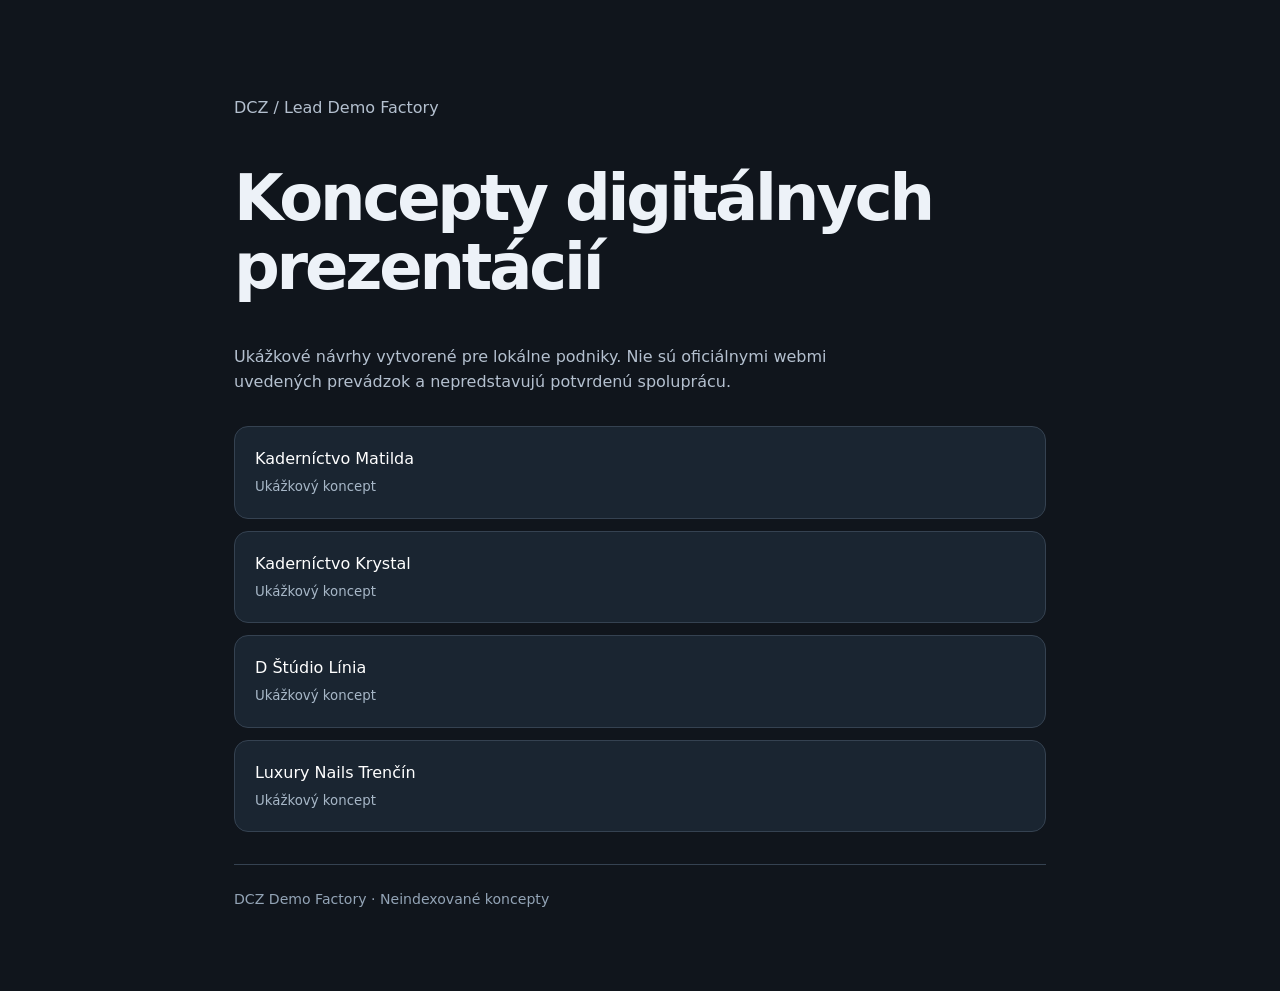
<file: index.html>
<!doctype html>
<html lang="sk">
<head><meta charset="utf-8"><meta name="viewport" content="width=device-width,initial-scale=1"><meta name="robots" content="noindex,nofollow"><title>DCZ Demo Factory — koncepty</title><style>
*{box-sizing:border-box}body{margin:0;background:#10151c;color:#edf2f8;font:16px/1.55 system-ui,-apple-system,Segoe UI,sans-serif}main{max-width:860px;margin:auto;padding:clamp(28px,8vw,80px) 24px}h1{font-size:clamp(2rem,6vw,4rem);line-height:1.08;letter-spacing:-.05em}p{color:#b4c0cf;max-width:62ch}ul{list-style:none;padding:0;display:grid;gap:12px;margin:32px 0}a{display:block;padding:20px;border:1px solid #354251;border-radius:14px;color:#fff;text-decoration:none;background:#1a2531}a:hover,a:focus-visible{background:#263749;outline:2px solid #91b8f4;outline-offset:2px}small{display:block;color:#a7b7c7;margin-top:5px}footer{border-top:1px solid #354251;padding-top:24px;color:#93a4b6;font-size:.88rem}</style></head>
<body><main><p>DCZ / Lead Demo Factory</p><h1>Koncepty digitálnych prezentácií</h1><p>Ukážkové návrhy vytvorené pre lokálne podniky. Nie sú oficiálnymi webmi uvedených prevádzok a nepredstavujú potvrdenú spoluprácu.</p><ul>
<li><a href="/demos/kadernictvo-matilda/">Kaderníctvo Matilda<small>Ukážkový koncept</small></a></li>
<li><a href="/demos/kadernictvo-krystal/">Kaderníctvo Krystal<small>Ukážkový koncept</small></a></li>
<li><a href="/demos/d-studio-linia-dubnica/">D Štúdio Línia<small>Ukážkový koncept</small></a></li>
<li><a href="/demos/luxury-nails-trencin/">Luxury Nails Trenčín<small>Ukážkový koncept</small></a></li>
</ul><footer>DCZ Demo Factory · Neindexované koncepty</footer></main></body></html>
</file>
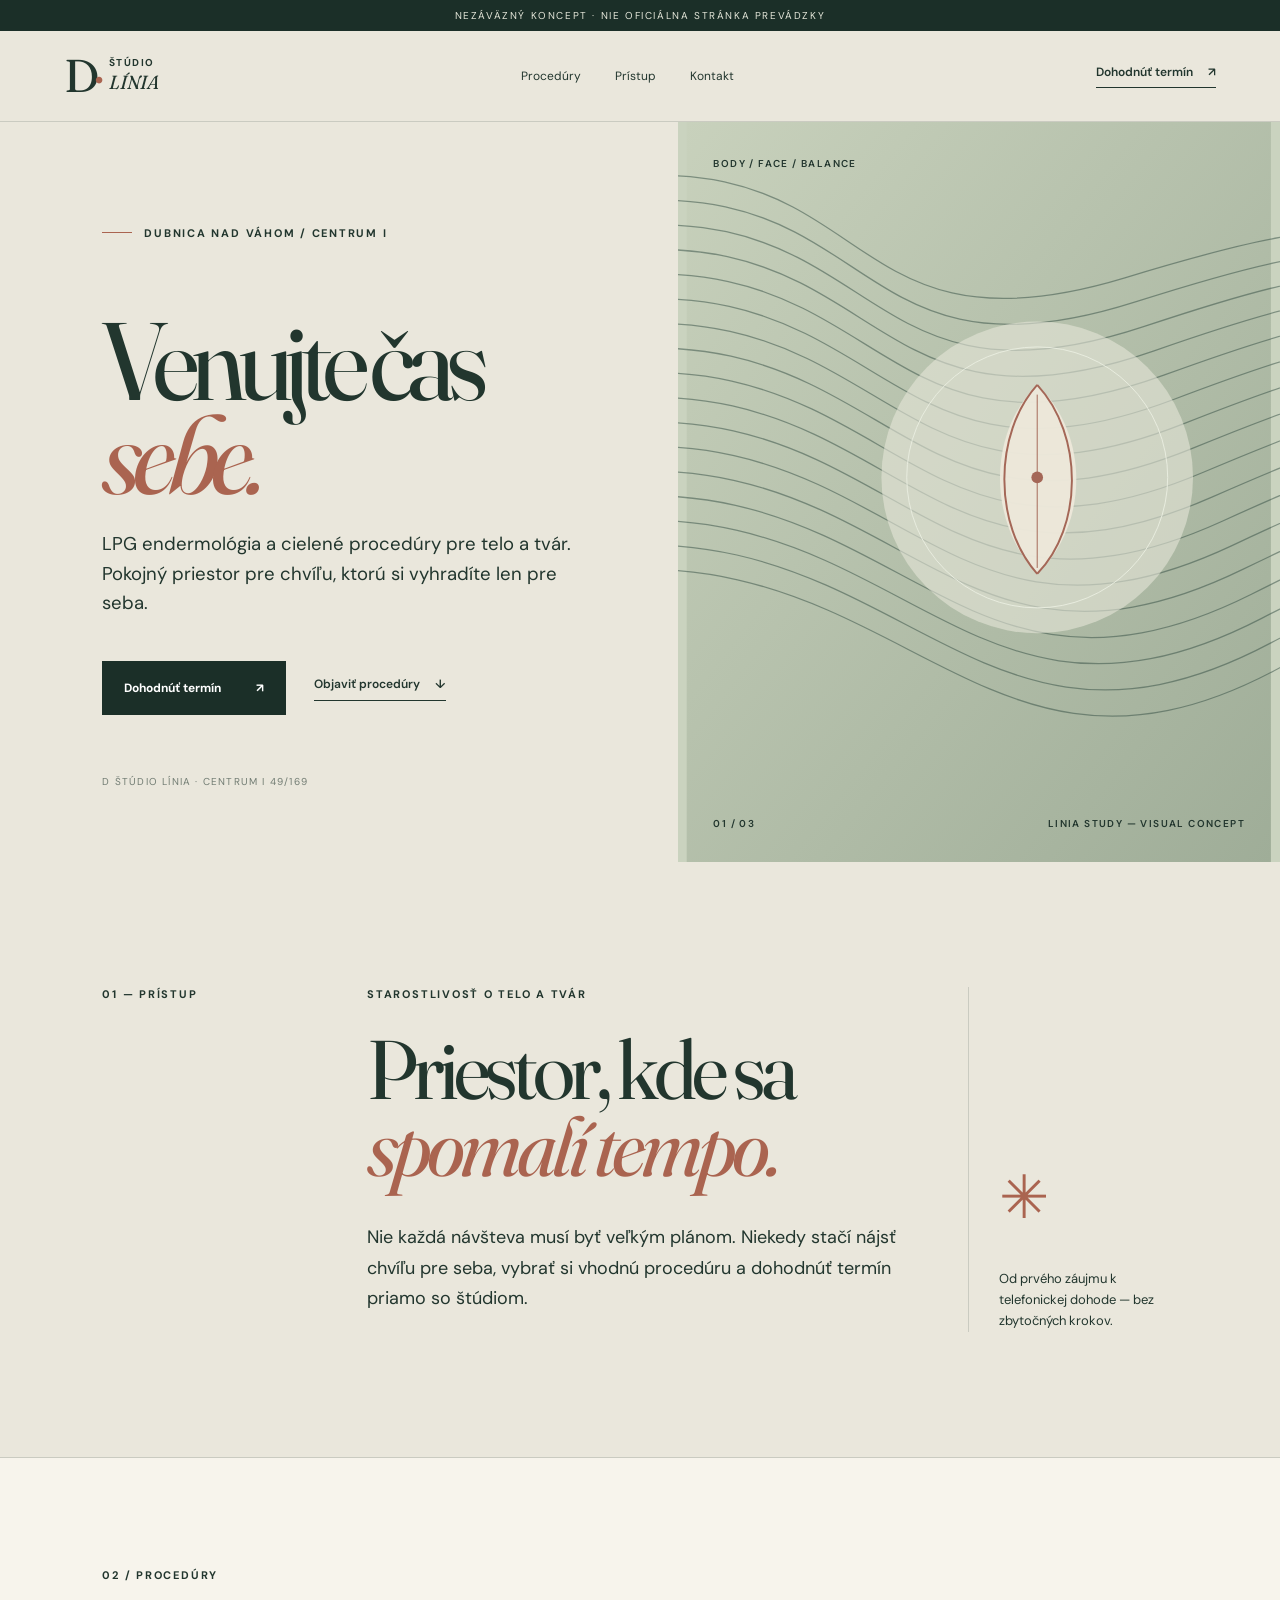
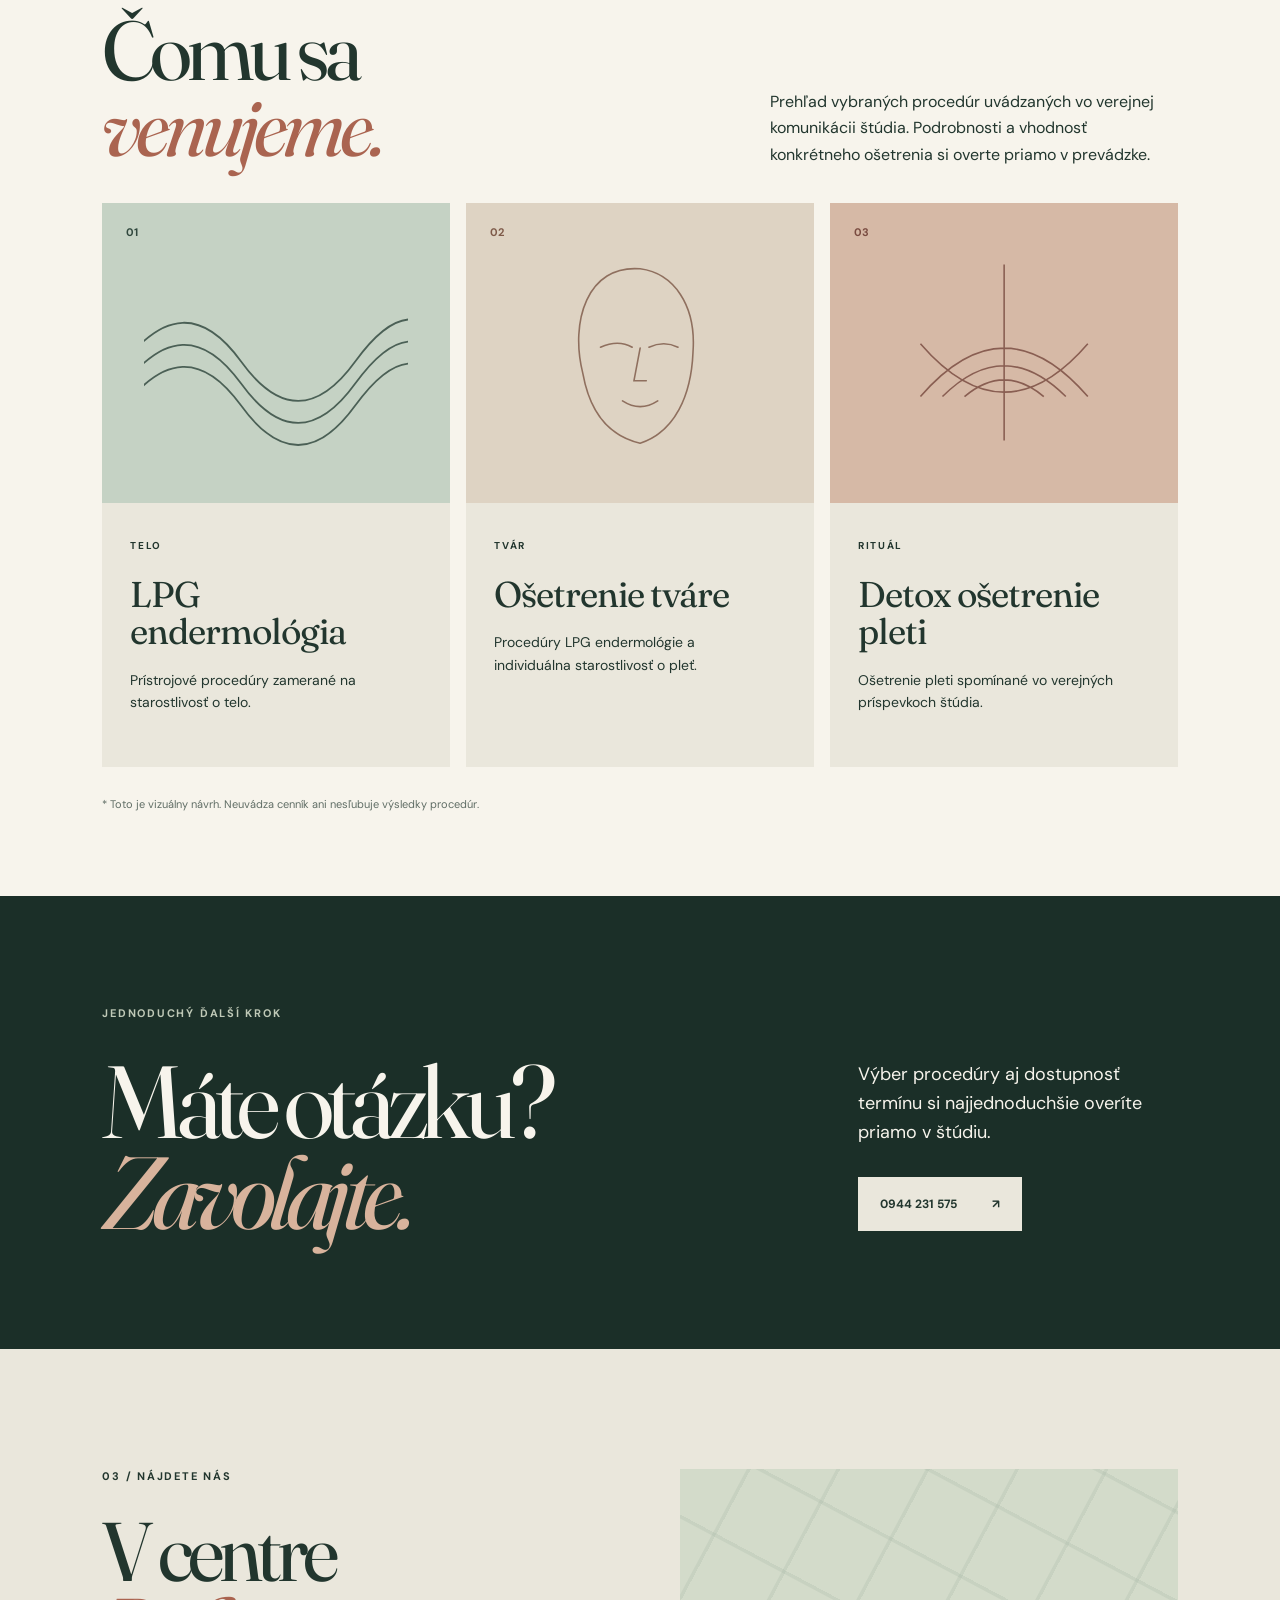
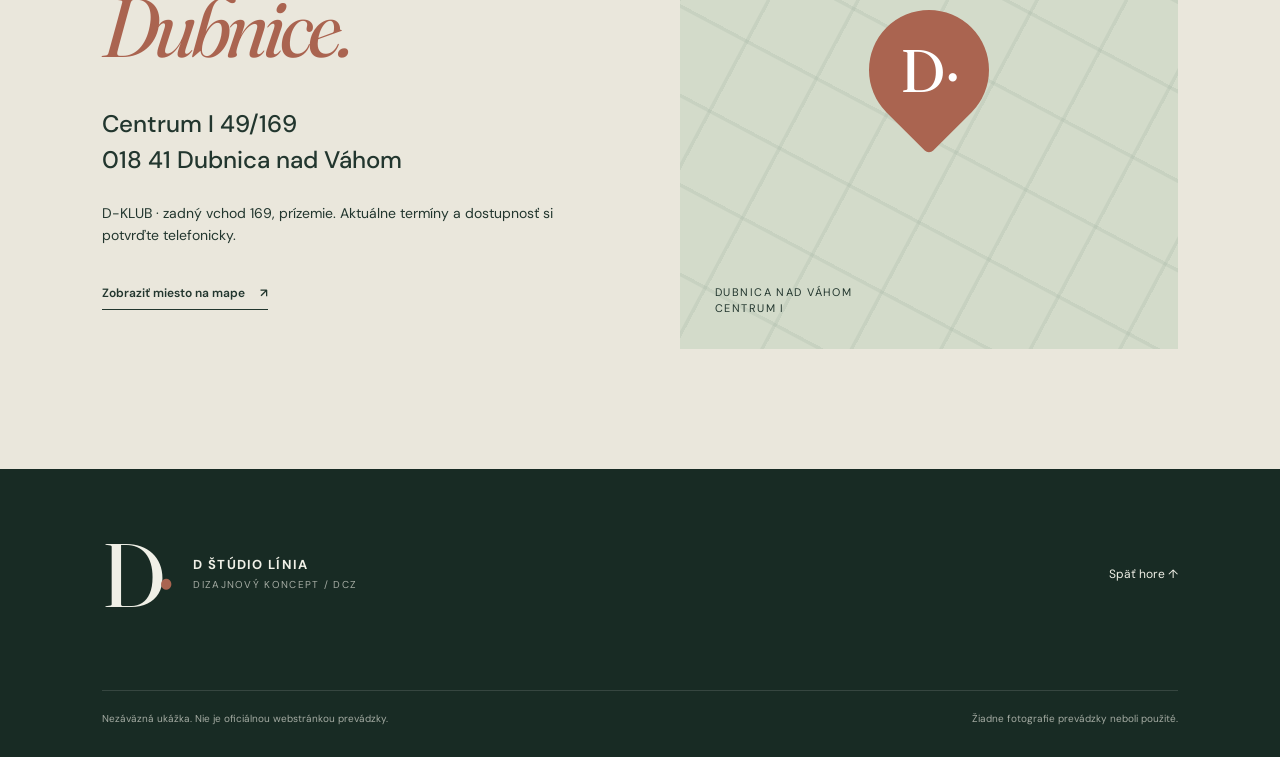
<file: demos/d-studio-linia-dubnica/index.html>
<!doctype html>
<html lang="sk"><head><meta charset="utf-8"><meta name="viewport" content="width=device-width,initial-scale=1"><meta name="robots" content="noindex,nofollow"><meta name="theme-color" content="#eae7dc"><meta name="description" content="Nezáväzný dizajnový koncept pre D Štúdio Línia v Dubnici nad Váhom. LPG endermológia a starostlivosť o telo a tvár."><title>D Štúdio Línia — Dubnica nad Váhom | Nezáväzný koncept</title><link rel="stylesheet" href="./styles.css"></head>
<body><a class="skip" href="#obsah">Preskočiť na obsah</a>
<div class="demo-ribbon">NEZÁVÄZNÝ KONCEPT · NIE OFICIÁLNA STRÁNKA PREVÁDZKY</div>
<header class="site-header"><a href="#obsah" class="brand" aria-label="D Štúdio Línia – úvod"><span class="brand-symbol" aria-hidden="true">D<span>·</span></span><span class="brand-copy">ŠTÚDIO<br><em>LÍNIA</em></span></a><nav aria-label="Hlavná navigácia"><a href="#procedury">Procedúry</a><a href="#pristup">Prístup</a><a href="#kontakt">Kontakt</a></nav><a class="header-cta" href="tel:+421944231575">Dohodnúť termín <span aria-hidden="true">↗</span></a></header>
<main id="obsah">
<section class="hero" aria-labelledby="hero-title"><div class="hero-copy"><p class="eyebrow"><span class="eyebrow-line"></span>DUBNICA NAD VÁHOM / CENTRUM I</p><h1 id="hero-title">Venujte čas<br><em>sebe.</em></h1><p class="hero-description">LPG endermológia a cielené procedúry pre telo a tvár. Pokojný priestor pre chvíľu, ktorú si vyhradíte len pre seba.</p><div class="hero-actions"><a class="button dark" href="tel:+421944231575">Dohodnúť termín <span aria-hidden="true">↗</span></a><a class="text-link" href="#procedury">Objaviť procedúry <span aria-hidden="true">↓</span></a></div><p class="hero-note">D ŠTÚDIO LÍNIA · CENTRUM I 49/169</p></div>
<div class="hero-art" aria-label="Abstraktná grafika jemných línií, nie fotografia prevádzky" role="img"><div class="art-label">BODY / FACE / BALANCE</div><svg class="contours" viewBox="0 0 600 760" xmlns="http://www.w3.org/2000/svg" aria-hidden="true"><defs><linearGradient id="fill" x1="0" y1="0" x2="1" y2="1"><stop stop-color="#c8d1bc"/><stop offset="1" stop-color="#9fad98"/></linearGradient></defs><rect width="600" height="760" fill="url(#fill)"/><g fill="none" stroke="#324d42" stroke-opacity=".5" stroke-width="1.3"><path d="M-190 80 C210 -30 120 260 450 160 S720 120 790 350"/><path d="M-190 105 C210 -5 130 290 460 185 S720 145 790 375"/><path d="M-190 130 C210 20 140 320 470 210 S720 170 790 400"/><path d="M-190 155 C210 45 150 350 480 235 S720 195 790 425"/><path d="M-190 180 C210 70 160 380 490 260 S720 220 790 450"/><path d="M-190 205 C210 95 170 410 500 285 S720 245 790 475"/><path d="M-190 230 C210 120 180 440 510 310 S720 270 790 500"/><path d="M-190 255 C210 145 190 470 520 335 S720 295 790 525"/><path d="M-190 280 C210 170 200 500 530 360 S720 320 790 550"/><path d="M-190 305 C210 195 210 530 540 385 S720 345 790 575"/><path d="M-190 330 C210 220 220 560 550 410 S720 370 790 600"/><path d="M-190 355 C210 245 230 590 560 435 S720 395 790 625"/><path d="M-190 380 C210 270 240 620 570 460 S720 420 790 650"/><path d="M-190 405 C210 295 250 650 580 485 S720 445 790 675"/><path d="M-190 430 C210 320 260 680 590 510 S720 470 790 700"/><path d="M-190 455 C210 345 270 710 600 535 S720 495 790 725"/><path d="M-190 480 C210 370 280 740 610 560 S720 520 790 750"/></g><circle cx="360" cy="365" r="160" fill="#e7e6d9" fill-opacity=".6"/><circle cx="360" cy="365" r="134" fill="none" stroke="#e9ede0" stroke-width="1"/><path d="M360 270 C310 318 308 410 360 464 C415 412 412 318 360 270Z" fill="#eee8db" opacity=".95"/><path d="M360 270 C408 322 407 416 360 464" fill="none" stroke="#a46757" stroke-width="2"/><path d="M360 270 C315 320 315 414 360 464" fill="none" stroke="#a46757" stroke-width="2"/><path d="M360 280V458" stroke="#a46757" stroke-width="1"/><circle cx="360" cy="365" r="6" fill="#a46757"/></svg><div class="art-bottom"><span>01 / 03</span><span>LINIA STUDY — VISUAL CONCEPT</span></div></div></section>
<section class="section-intro" id="pristup"><div class="small-label">01 — PRÍSTUP</div><div class="intro-main"><p class="overline">STAROSTLIVOSŤ O TELO A TVÁR</p><h2>Priestor, kde sa<br><em>spomalí tempo.</em></h2><p>Nie každá návšteva musí byť veľkým plánom. Niekedy stačí nájsť chvíľu pre seba, vybrať si vhodnú procedúru a dohodnúť termín priamo so štúdiom.</p></div><div class="intro-side"><span class="asterisk" aria-hidden="true">✳</span><p>Od prvého záujmu k telefonickej dohode — bez zbytočných krokov.</p></div></section>
<section class="treatments" id="procedury"><div class="treatments-head"><div><p class="overline">02 / PROCEDÚRY</p><h2>Čomu sa<br><em>venujeme.</em></h2></div><p>Prehľad vybraných procedúr uvádzaných vo verejnej komunikácii štúdia. Podrobnosti a vhodnosť konkrétneho ošetrenia si overte priamo v prevádzke.</p></div><div class="cards"><article class="card"><div class="card-art wave"><span>01</span><svg viewBox="0 0 300 260" aria-hidden="true"><path d="M-25 145 Q45 50 110 140 T240 140 T350 130 M-25 170 Q45 75 110 165 T240 165 T350 155 M-25 195 Q45 100 110 190 T240 190 T350 180" fill="none" stroke="currentColor" stroke-width="2"/></svg></div><div class="card-info"><span class="pill">TELO</span><h3>LPG endermológia</h3><p>Prístrojové procedúry zamerané na starostlivosť o telo.</p></div></article><article class="card"><div class="card-art face"><span>02</span><svg viewBox="0 0 300 260" aria-hidden="true"><path d="M150 35 C90 30 70 95 85 154 C94 204 120 226 150 233 C190 220 208 178 210 130 C214 76 188 40 150 35Z M105 124 Q125 115 141 124 M160 124 Q177 116 193 124 M150 125 L143 162 L157 162 M130 185 Q150 198 170 185" fill="none" stroke="currentColor" stroke-width="1.8" stroke-linecap="round"/></svg></div><div class="card-info"><span class="pill">TVÁR</span><h3>Ošetrenie tváre</h3><p>Procedúry LPG endermológie a individuálna starostlivosť o pleť.</p></div></article><article class="card"><div class="card-art ritual"><span>03</span><svg viewBox="0 0 300 260" aria-hidden="true"><path d="M55 180 Q150 70 245 180 M80 180 Q150 110 220 180 M105 180 Q150 142 195 180 M150 30 V230 M55 120 Q150 230 245 120" fill="none" stroke="currentColor" stroke-width="1.8"/></svg></div><div class="card-info"><span class="pill">RITUÁL</span><h3>Detox ošetrenie pleti</h3><p>Ošetrenie pleti spomínané vo verejných príspevkoch štúdia.</p></div></article></div><p class="services-note">* Toto je vizuálny návrh. Neuvádza cenník ani nesľubuje výsledky procedúr.</p></section>
<section class="quote-band"><p class="overline">JEDNODUCHÝ ĎALŠÍ KROK</p><div class="quote-grid"><h2>Máte otázku?<br><em>Zavolajte.</em></h2><div><p>Výber procedúry aj dostupnosť termínu si najjednoduchšie overíte priamo v štúdiu.</p><a href="tel:+421944231575" class="button light">0944 231 575 <span aria-hidden="true">↗</span></a></div></div></section>
<section class="location" id="kontakt"><div><p class="overline">03 / NÁJDETE NÁS</p><h2>V centre<br><em>Dubnice.</em></h2><p class="address">Centrum I 49/169<br>018 41 Dubnica nad Váhom</p><p class="location-note">D-KLUB · zadný vchod 169, prízemie. Aktuálne termíny a dostupnosť si potvrďte telefonicky.</p><a class="text-link" target="_blank" rel="noopener noreferrer" href="https://www.google.com/maps/search/?api=1&amp;query=Centrum+I+49%2F169%2C+Dubnica+nad+Vahom">Zobraziť miesto na mape <span aria-hidden="true">↗</span></a></div><div class="map-graphic" aria-hidden="true"><div class="map-grid"></div><span class="map-pin">D·</span><span class="map-label">DUBNICA NAD VÁHOM<br>CENTRUM I</span></div></section>
</main><footer><div class="footer-top"><span class="footer-logo">D<span>·</span></span><p>D ŠTÚDIO LÍNIA<br><small>DIZAJNOVÝ KONCEPT / DCZ</small></p><a href="#obsah">Späť hore ↑</a></div><div class="footer-bottom"><span>Nezáväzná ukážka. Nie je oficiálnou webstránkou prevádzky.</span><span>Žiadne fotografie prevádzky neboli použité.</span></div></footer>
</body></html>
</file>
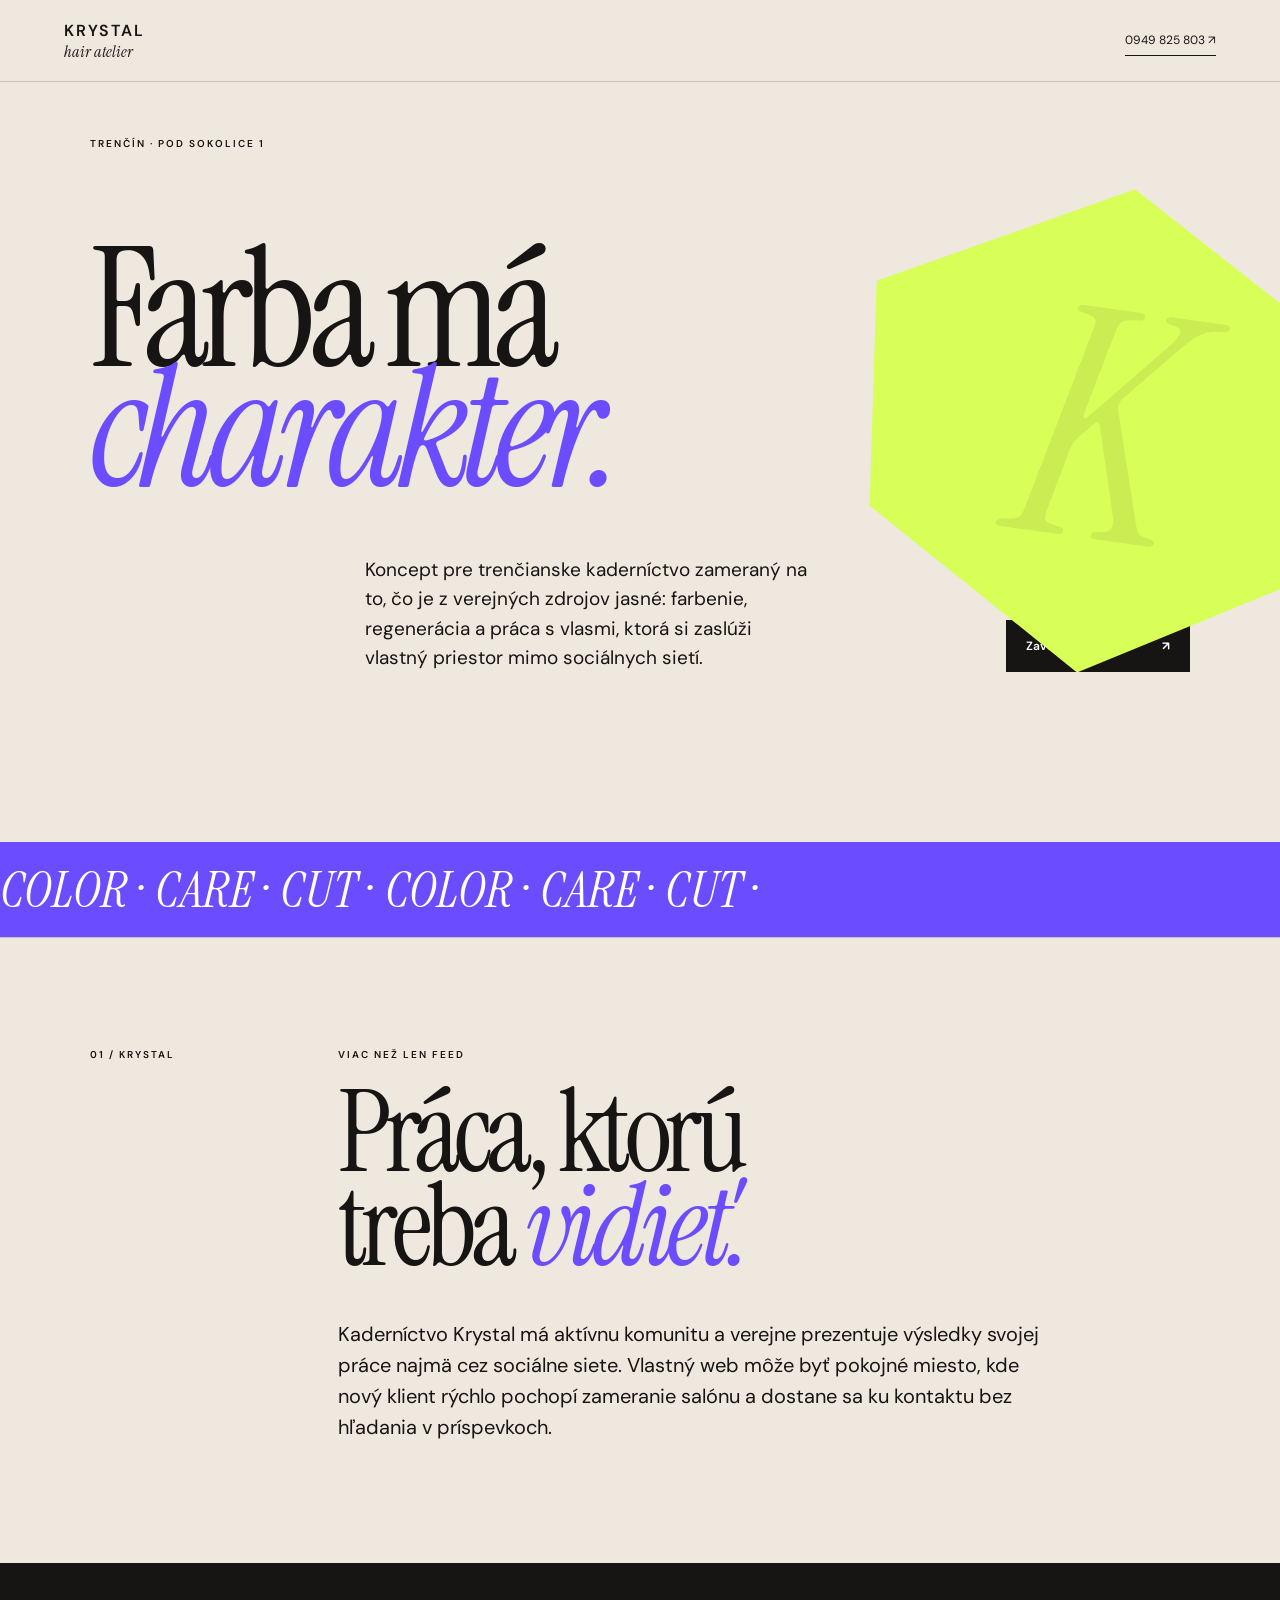
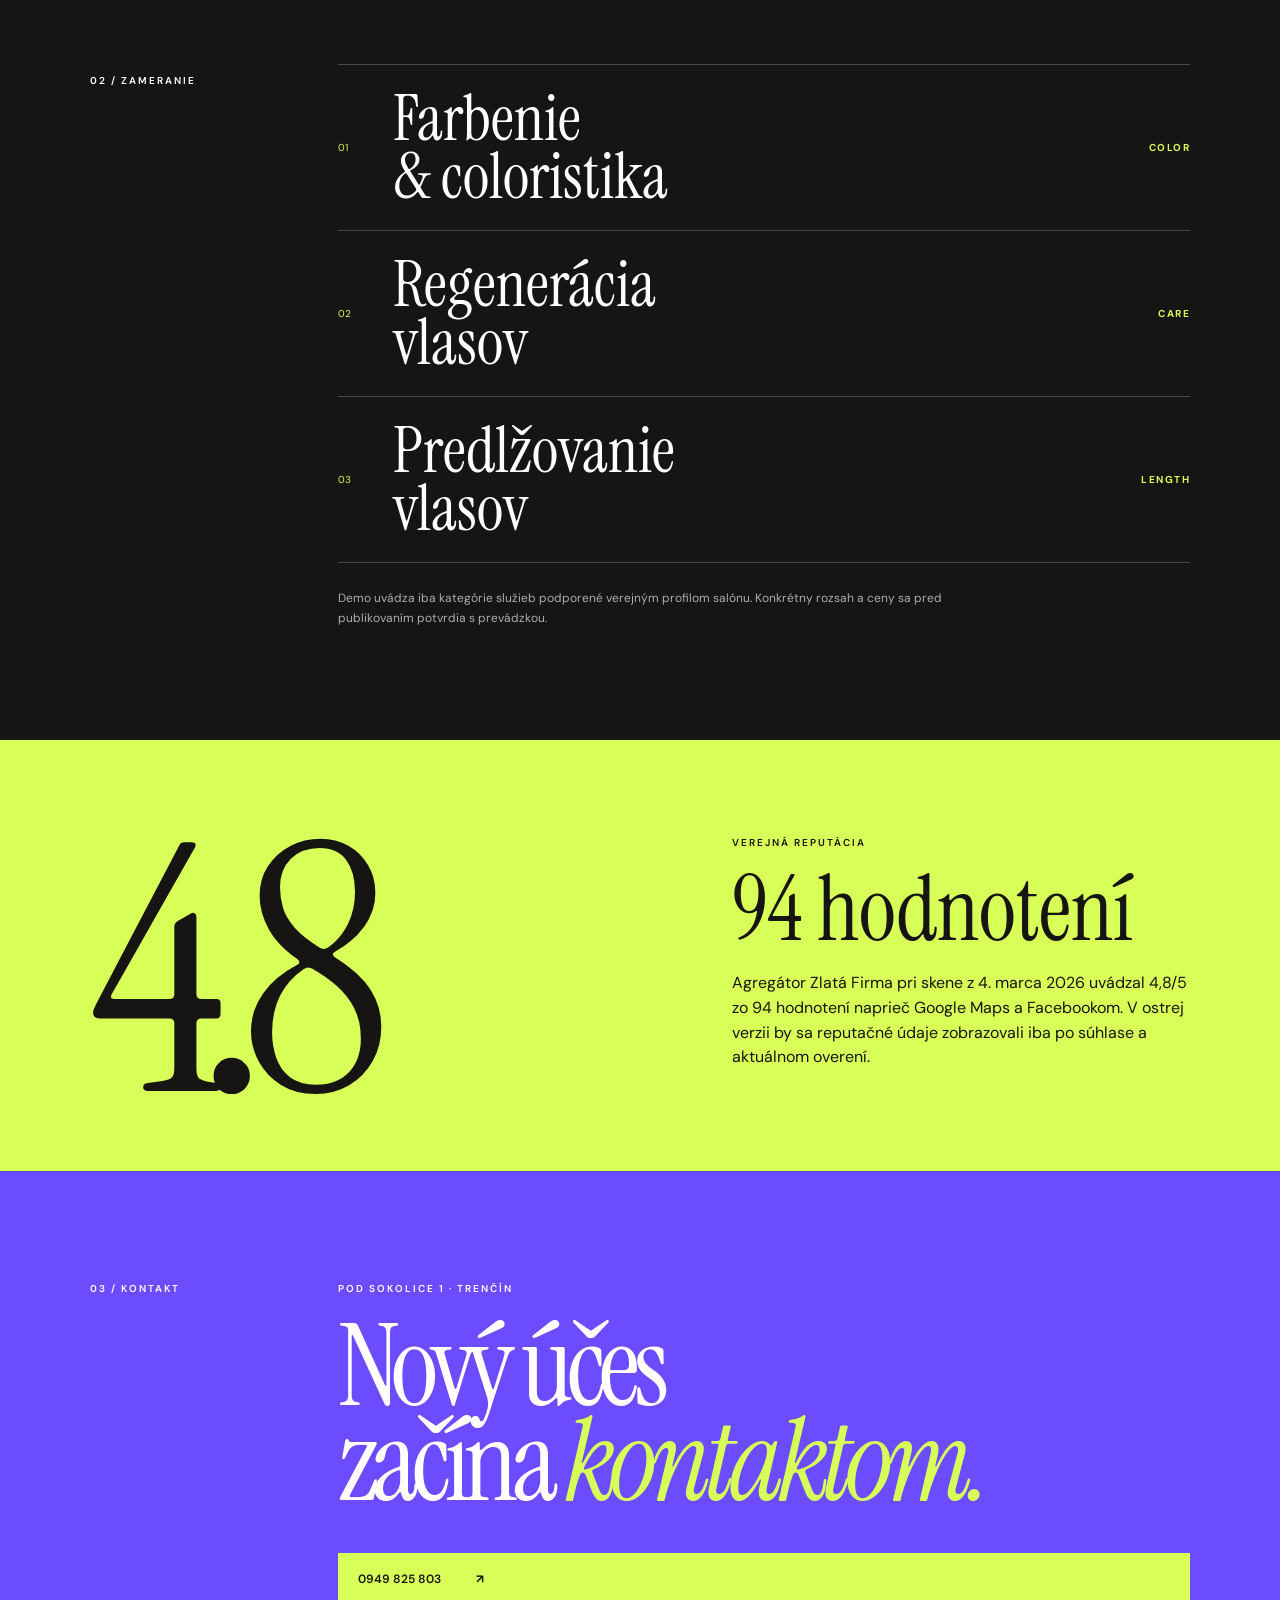
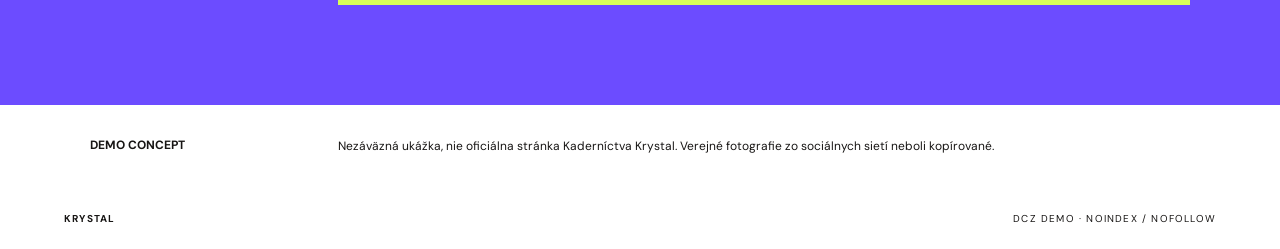
<file: demos/kadernictvo-krystal/index.html>
<!doctype html>
<html lang="sk">
<head>
<meta charset="utf-8"><meta name="viewport" content="width=device-width,initial-scale=1">
<meta name="robots" content="noindex,nofollow">
<title>Kaderníctvo Krystal — demo</title>
<link rel="stylesheet" href="./styles.css">
</head>
<body>
<a class="skip" href="#main">Preskočiť na obsah</a>
<header><a class="mark" href="#main">KRYSTAL<span>hair atelier</span></a><a class="phone" href="tel:+421949825803">0949 825 803 ↗</a></header>
<main id="main">
<section class="hero">
  <div class="meta">TRENČÍN · POD SOKOLICE 1</div>
  <div class="gem" aria-hidden="true"><span>K</span></div>
  <h1>Farba má<br><i>charakter.</i></h1>
  <div class="hero-bottom"><p>Koncept pre trenčianske kaderníctvo zameraný na to, čo je z verejných zdrojov jasné: farbenie, regenerácia a práca s vlasmi, ktorá si zaslúži vlastný priestor mimo sociálnych sietí.</p><a class="cta" href="tel:+421949825803">Zavolať do salónu <b>↗</b></a></div>
</section>
<section class="ticker" aria-label="Zameranie salónu"><span>COLOR · CARE · CUT · COLOR · CARE · CUT ·</span></section>
<section class="story"><p class="no">01 / KRYSTAL</p><div><p class="cap">VIAC NEŽ LEN FEED</p><h2>Práca, ktorú<br>treba <em>vidieť.</em></h2><p class="copy">Kaderníctvo Krystal má aktívnu komunitu a verejne prezentuje výsledky svojej práce najmä cez sociálne siete. Vlastný web môže byť pokojné miesto, kde nový klient rýchlo pochopí zameranie salónu a dostane sa ku kontaktu bez hľadania v príspevkoch.</p></div></section>
<section class="services"><p class="no">02 / ZAMERANIE</p><div class="service-list">
  <article><span>01</span><h3>Farbenie<br>& coloristika</h3><b>COLOR</b></article>
  <article><span>02</span><h3>Regenerácia<br>vlasov</h3><b>CARE</b></article>
  <article><span>03</span><h3>Predlžovanie<br>vlasov</h3><b>LENGTH</b></article>
  <p class="fine">Demo uvádza iba kategórie služieb podporené verejným profilom salónu. Konkrétny rozsah a ceny sa pred publikovaním potvrdia s prevádzkou.</p>
</div></section>
<section class="proof"><div class="proof-big">4.8</div><div><p class="cap">VEREJNÁ REPUTÁCIA</p><h2>94 hodnotení</h2><p>Agregátor Zlatá Firma pri skene z 4. marca 2026 uvádzal 4,8/5 zo 94 hodnotení naprieč Google Maps a Facebookom. V ostrej verzii by sa reputačné údaje zobrazovali iba po súhlase a aktuálnom overení.</p></div></section>
<section class="contact"><p class="no">03 / KONTAKT</p><div><p class="cap">POD SOKOLICE 1 · TRENČÍN</p><h2>Nový účes<br>začína <em>kontaktom.</em></h2><a class="cta light" href="tel:+421949825803">0949 825 803 <b>↗</b></a></div></section>
<section class="demo"><b>DEMO CONCEPT</b><p>Nezáväzná ukážka, nie oficiálna stránka Kaderníctva Krystal. Verejné fotografie zo sociálnych sietí neboli kopírované.</p></section>
</main>
<footer><strong>KRYSTAL</strong><span>DCZ DEMO · NOINDEX / NOFOLLOW</span></footer>
</body></html>
</file>
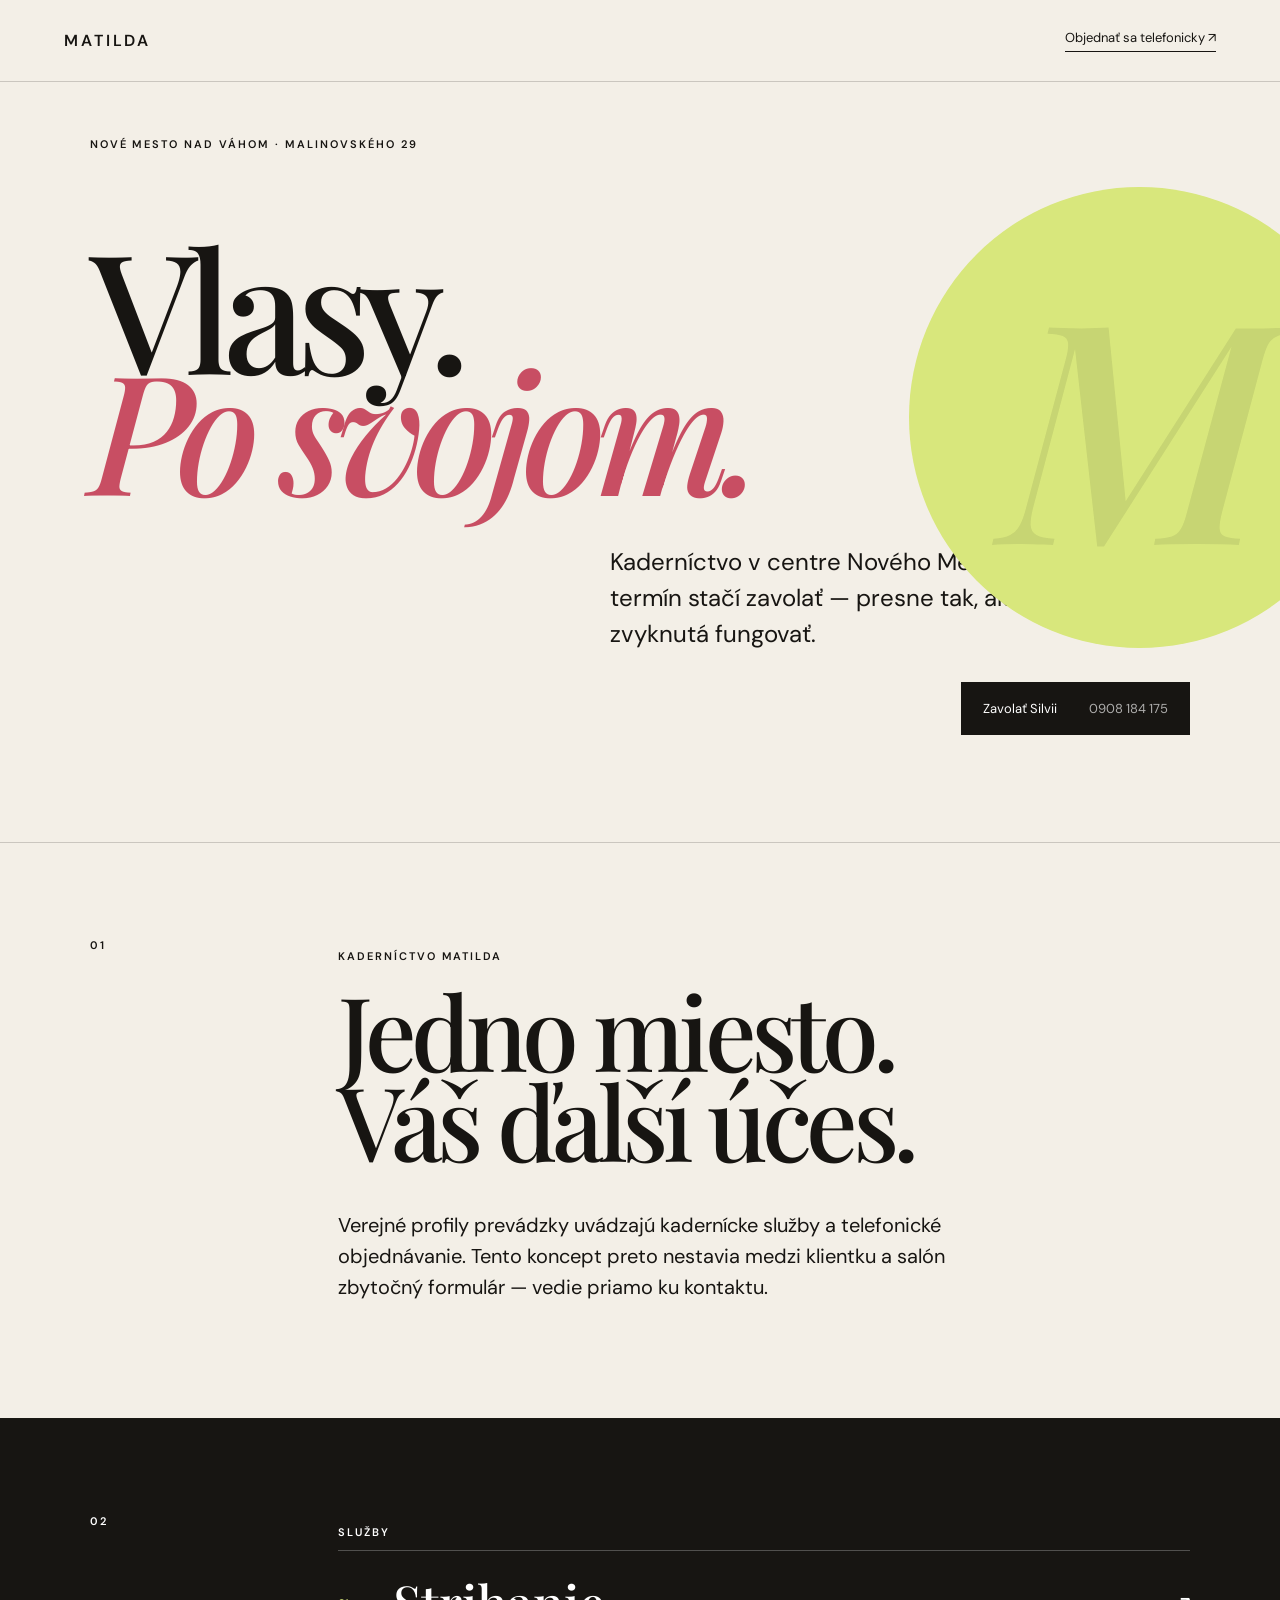
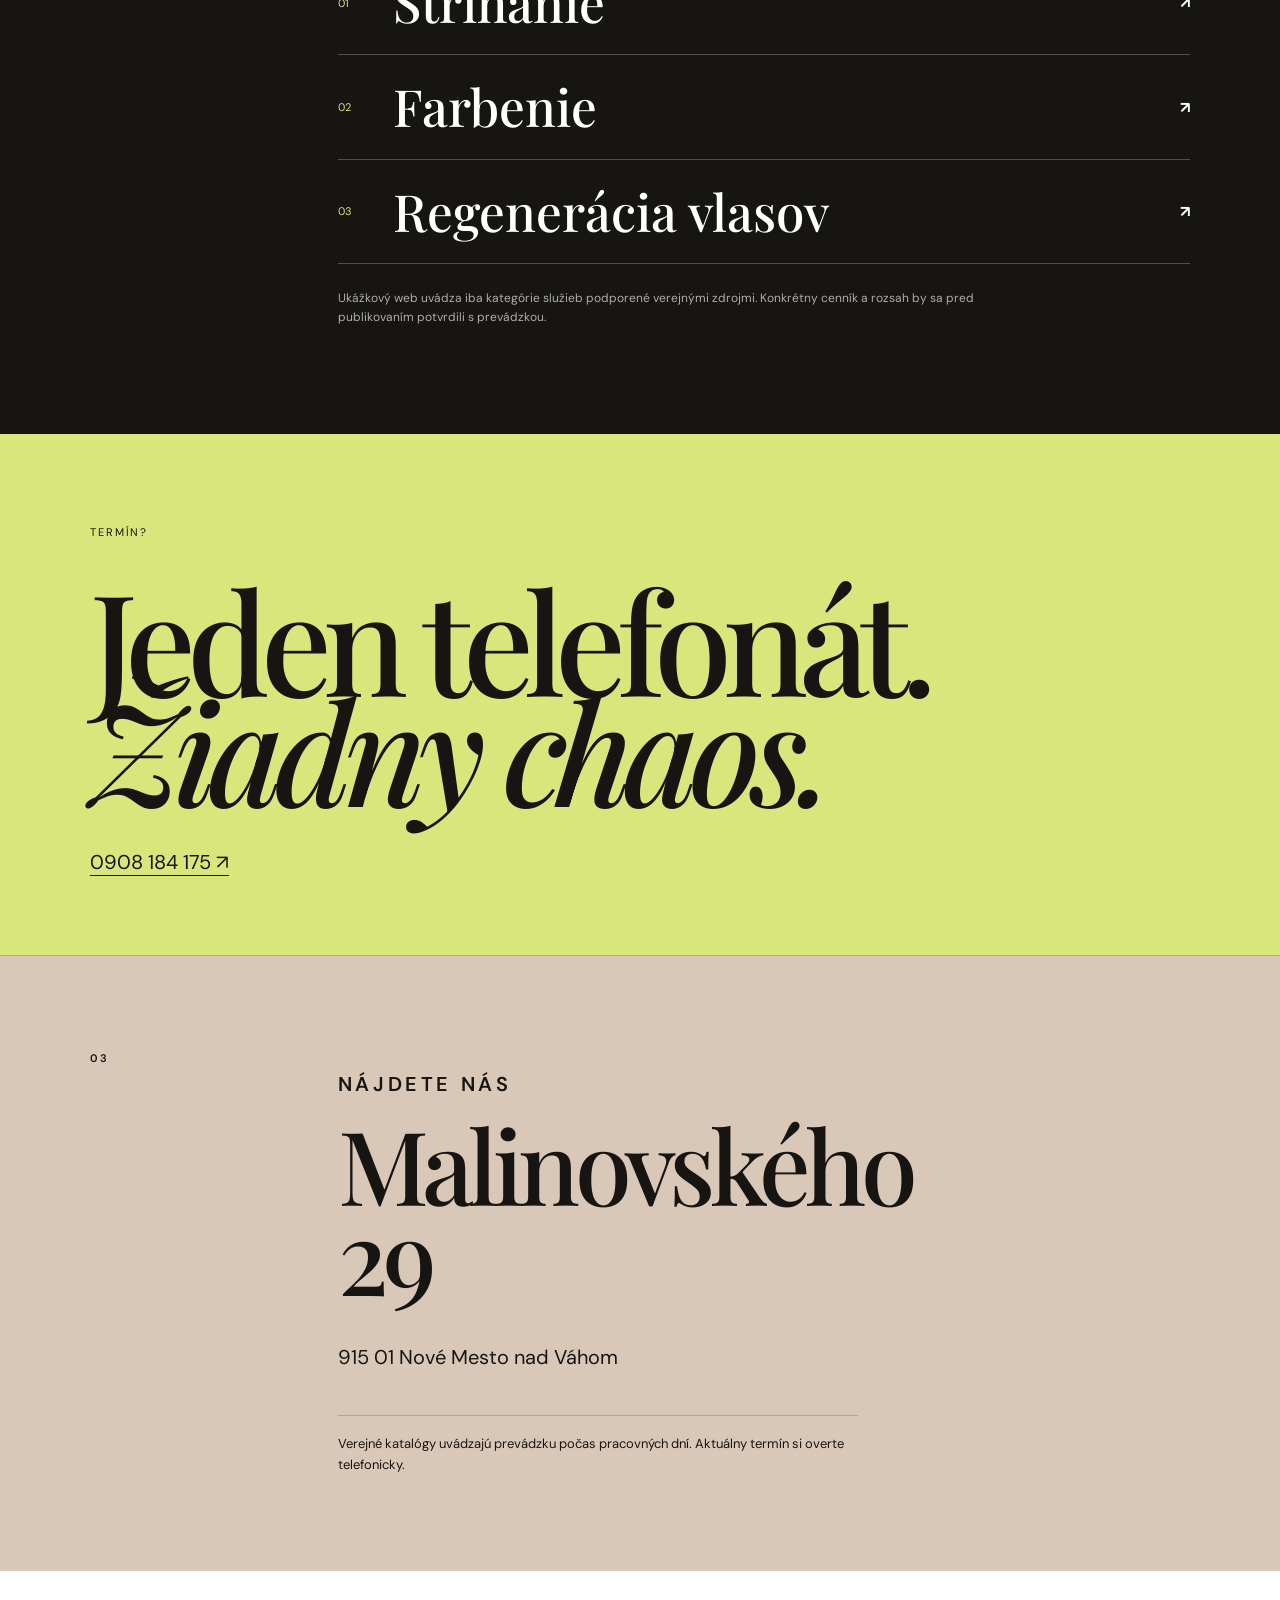
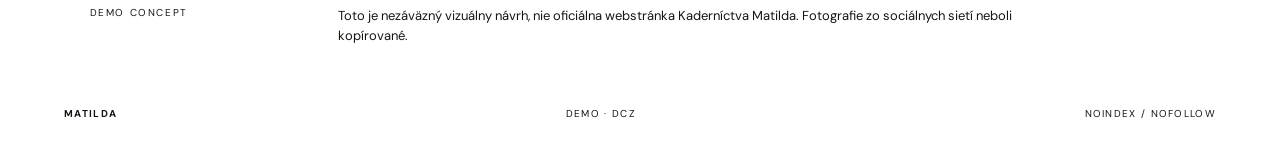
<file: demos/kadernictvo-matilda/index.html>
<!doctype html><html lang="sk"><head><meta charset="utf-8"><meta name="viewport" content="width=device-width,initial-scale=1"><meta name="robots" content="noindex,nofollow"><title>Matilda — kaderníctvo | demo</title><link rel="stylesheet" href="./styles.css"></head><body><a class="skip" href="#main">Preskočiť na obsah</a><header><a class="logo" href="#main">MATILDA</a><a class="book" href="tel:+421908184175">Objednať sa telefonicky ↗</a></header><main id="main"><section class="hero"><div class="eyebrow">NOVÉ MESTO NAD VÁHOM · MALINOVSKÉHO 29</div><div class="orb" aria-hidden="true"><span>M</span></div><h1>Vlasy.<br><i>Po svojom.</i></h1><p class="lead">Kaderníctvo v centre Nového Mesta nad Váhom. Pre termín stačí zavolať — presne tak, ako je prevádzka zvyknutá fungovať.</p><a class="cta" href="tel:+421908184175">Zavolať Silvii <span>0908 184 175</span></a></section><section class="intro"><div class="num">01</div><div><p class="over">KADERNÍCTVO MATILDA</p><h2>Jedno miesto.<br>Váš ďalší účes.</h2><p class="copy">Verejné profily prevádzky uvádzajú kadernícke služby a telefonické objednávanie. Tento koncept preto nestavia medzi klientku a salón zbytočný formulár — vedie priamo ku kontaktu.</p></div></section><section class="services"><div class="num">02</div><div><p class="over">SLUŽBY</p><div class="service"><span>01</span><h3>Strihanie</h3><b>↗</b></div><div class="service"><span>02</span><h3>Farbenie</h3><b>↗</b></div><div class="service"><span>03</span><h3>Regenerácia vlasov</h3><b>↗</b></div><p class="fine">Ukážkový web uvádza iba kategórie služieb podporené verejnými zdrojmi. Konkrétny cenník a rozsah by sa pred publikovaním potvrdili s prevádzkou.</p></div></section><section class="statement"><p>TERMÍN?</p><h2>Jeden telefonát.<br><i>Žiadny chaos.</i></h2><a href="tel:+421908184175">0908 184 175 ↗</a></section><section class="place"><div class="num">03</div><div><p class="over">NÁJDETE NÁS</p><h2>Malinovského<br>29</h2><p>915 01 Nové Mesto nad Váhom</p><div class="hours">Verejné katalógy uvádzajú prevádzku počas pracovných dní. Aktuálny termín si overte telefonicky.</div></div></section><section class="concept"><span>DEMO CONCEPT</span><p>Toto je nezáväzný vizuálny návrh, nie oficiálna webstránka Kaderníctva Matilda. Fotografie zo sociálnych sietí neboli kopírované.</p></section></main><footer><b>MATILDA</b><span>DEMO · DCZ</span><span>NOINDEX / NOFOLLOW</span></footer></body></html>
</file>
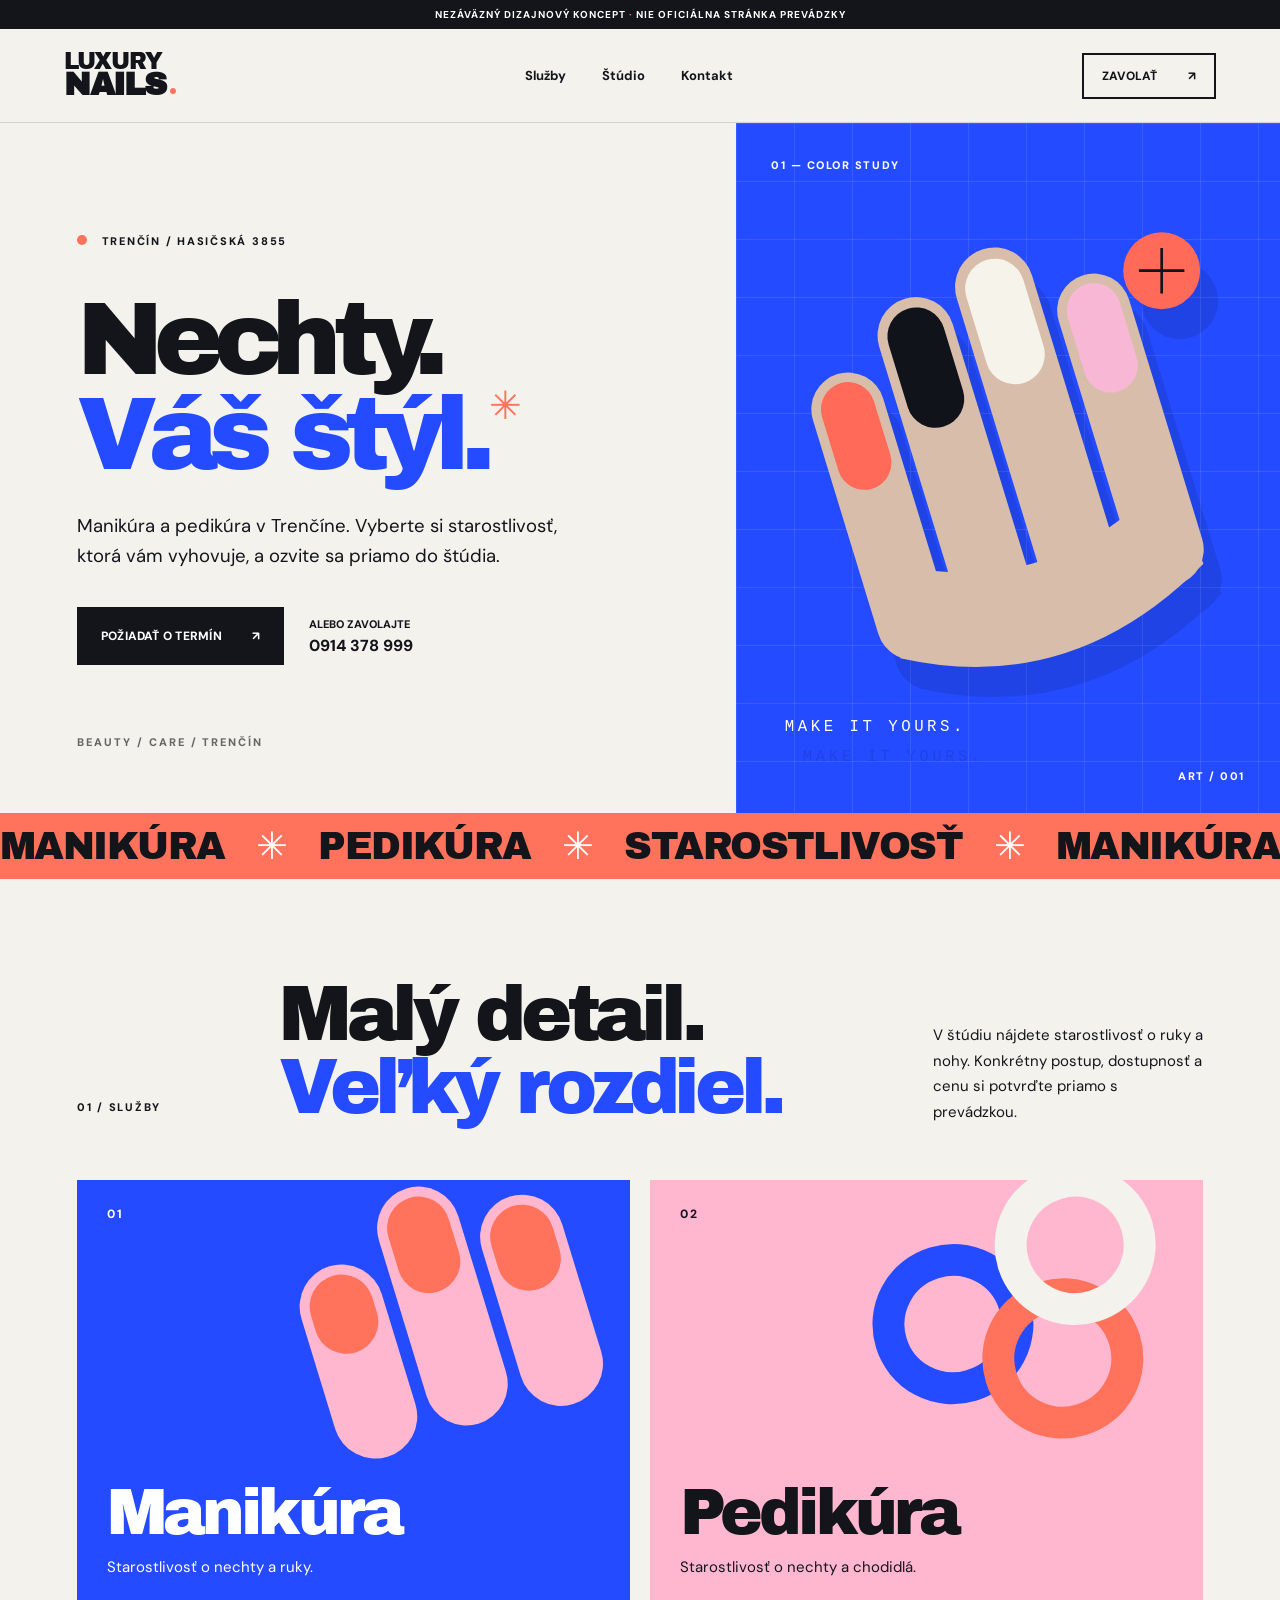
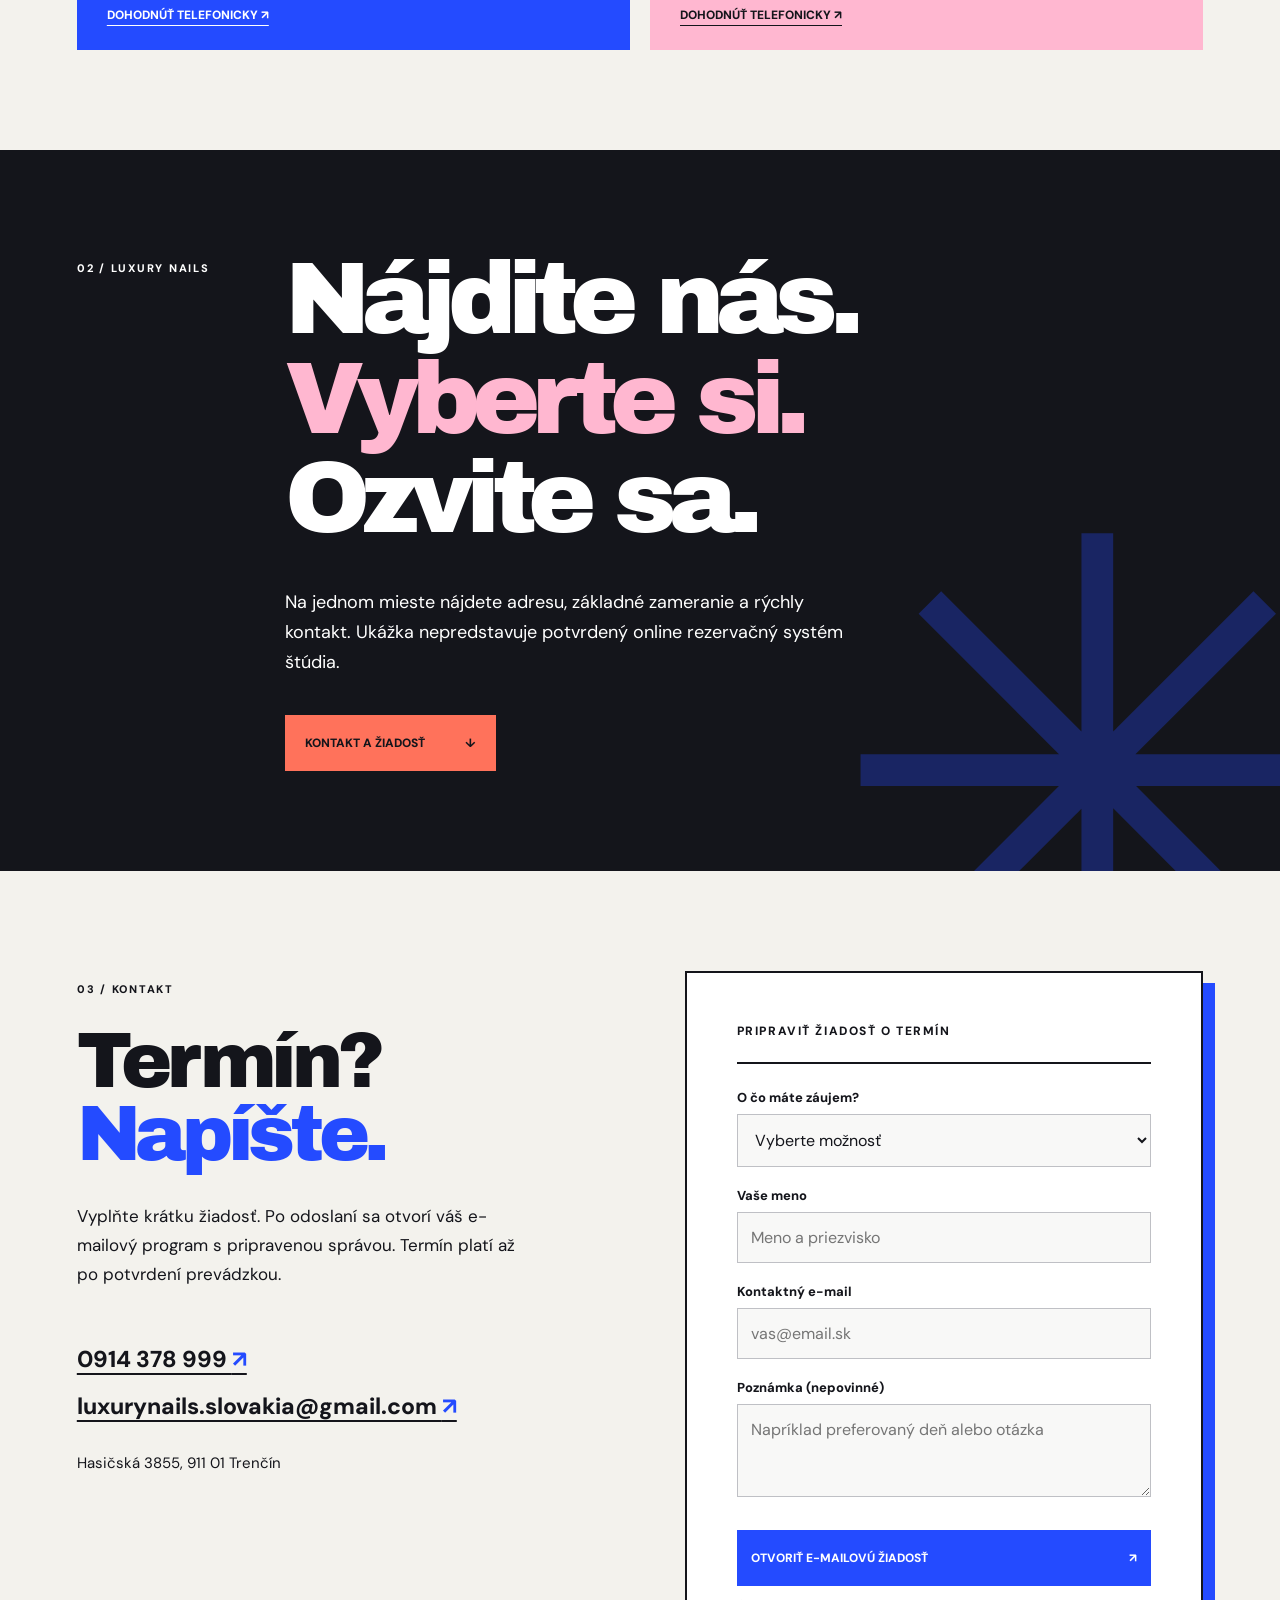
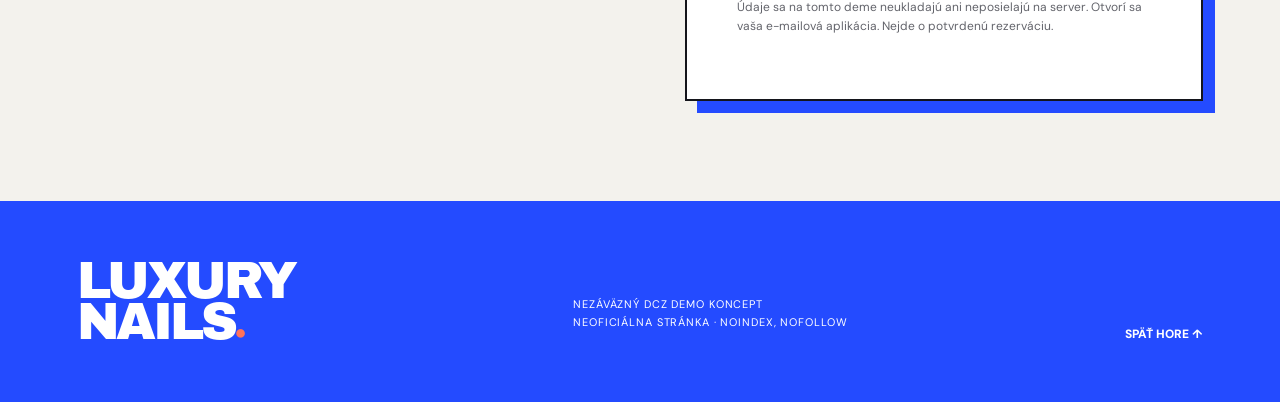
<file: demos/luxury-nails-trencin/index.html>
<!doctype html>
<html lang="sk">
<head>
  <meta charset="utf-8"><meta name="viewport" content="width=device-width, initial-scale=1">
  <meta name="robots" content="noindex,nofollow"><meta name="theme-color" content="#244bff">
  <meta name="description" content="Nezáväzný vizuálny koncept pre Luxury Nails v Trenčíne. Manikúra, pedikúra a jednoduchá cesta ku kontaktu.">
  <title>LUXURY NAILS Trenčín | Nezáväzný demo koncept</title>
  <link rel="stylesheet" href="./styles.css">
</head>
<body>
<a class="skip" href="#obsah">Preskočiť na obsah</a>
<div class="disclaimer">NEZÁVÄZNÝ DIZAJNOVÝ KONCEPT <span>·</span> NIE OFICIÁLNA STRÁNKA PREVÁDZKY</div>
<header class="header">
 <a href="#obsah" class="logo" aria-label="Luxury Nails — úvod"><span>LUXURY</span><strong>NAILS<span class="dot">●</span></strong></a>
 <nav aria-label="Hlavná navigácia"><a href="#sluzby">Služby</a><a href="#studio">Štúdio</a><a href="#kontakt">Kontakt</a></nav>
 <a class="header-action" href="tel:+421914378999">ZAVOLAŤ <span aria-hidden="true">↗</span></a>
</header>
<main id="obsah">
 <section class="hero" aria-labelledby="hero-title">
  <div class="hero-left"><p class="kicker"><span class="pulse" aria-hidden="true"></span> TRENČÍN / HASIČSKÁ 3855</p>
   <h1 id="hero-title">Nechty.<br><span>Váš štýl.</span><span class="endmark">✳</span></h1>
   <p class="hero-copy">Manikúra a pedikúra v Trenčíne. Vyberte si starostlivosť, ktorá vám vyhovuje, a ozvite sa priamo do štúdia.</p>
   <div class="hero-actions"><a class="button button-dark" href="#kontakt">POŽIADAŤ O TERMÍN <span aria-hidden="true">↗</span></a><a class="text-link" href="tel:+421914378999">ALEBO ZAVOLAJTE <span>0914 378 999</span></a></div>
   <p class="hero-small">BEAUTY / CARE / TRENČÍN</p>
  </div>
  <div class="hero-art" role="img" aria-label="Autorská abstraktná vektorová ilustrácia farebnej manikúry, nie fotografia práce salónu">
    <div class="art-label">01 — COLOR STUDY</div>
    <svg class="nail-illustration" viewBox="0 0 560 680" xmlns="http://www.w3.org/2000/svg" aria-hidden="true">
      <g transform="rotate(-17 280 340)">
        <rect x="83" y="180" width="84" height="340" rx="42" fill="#d8bdab"/><rect x="180" y="120" width="88" height="418" rx="44" fill="#d8bdab"/><rect x="281" y="92" width="90" height="448" rx="45" fill="#d8bdab"/><rect x="385" y="154" width="84" height="370" rx="42" fill="#d8bdab"/>
        <rect x="94" y="191" width="62" height="126" rx="31" fill="#ff6b58"/><rect x="191" y="132" width="66" height="141" rx="33" fill="#11131a"/><rect x="292" y="105" width="68" height="147" rx="34" fill="#f6f3ea"/><rect x="396" y="165" width="62" height="128" rx="31" fill="#f8b8d5"/>
        <path d="M96 390 Q274 510 455 400 L462 510 Q274 612 99 512Z" fill="#d8bdab"/>
      </g>
      <circle cx="456" cy="114" r="44" fill="#ff6b58"/><path d="M456 88v52M430 114h52" stroke="#12121a" stroke-width="3"/>
      <text x="25" y="640" fill="#fff" font-size="18" font-family="monospace" letter-spacing="4">MAKE IT YOURS.</text>
    </svg>
    <div class="art-index">ART / 001</div>
  </div>
 </section>
 <section class="marquee" aria-label="Manikúra a pedikúra"><div>MANIKÚRA <span>✳</span> PEDIKÚRA <span>✳</span> STAROSTLIVOSŤ <span>✳</span> MANIKÚRA <span>✳</span> PEDIKÚRA <span>✳</span></div></section>
 <section class="services section-wrap" id="sluzby" aria-labelledby="services-title">
  <div class="section-head"><p class="section-number">01 / SLUŽBY</p><h2 id="services-title">Malý detail.<br><em>Veľký rozdiel.</em></h2><p>V štúdiu nájdete starostlivosť o ruky a nohy. Konkrétny postup, dostupnosť a cenu si potvrďte priamo s prevádzkou.</p></div>
  <div class="service-grid">
   <article class="service-card card-blue"><span class="card-no">01</span><div class="card-shape hand" aria-hidden="true"><span></span><span></span><span></span></div><div class="card-bottom"><h3>Manikúra</h3><p>Starostlivosť o nechty a ruky.</p><a href="tel:+421914378999" aria-label="Zavolať kvôli manikúre">DOHODNÚŤ TELEFONICKY ↗</a></div></article>
   <article class="service-card card-pink"><span class="card-no">02</span><div class="card-shape rings" aria-hidden="true"><i></i><i></i><i></i></div><div class="card-bottom"><h3>Pedikúra</h3><p>Starostlivosť o nechty a chodidlá.</p><a href="tel:+421914378999" aria-label="Zavolať kvôli pedikúre">DOHODNÚŤ TELEFONICKY ↗</a></div></article>
  </div>
 </section>
 <section class="manifesto" id="studio" aria-labelledby="manifesto-title"><p class="section-number">02 / LUXURY NAILS</p><div class="manifesto-copy"><h2 id="manifesto-title">Nájdite nás.<br><span>Vyberte si.</span><br>Ozvite sa.</h2><p>Na jednom mieste nájdete adresu, základné zameranie a rýchly kontakt. Ukážka nepredstavuje potvrdený online rezervačný systém štúdia.</p><a href="#kontakt">KONTAKT A ŽIADOSŤ <span aria-hidden="true">↓</span></a></div><div class="asterisk" aria-hidden="true">✳</div></section>
 <section class="contact section-wrap" id="kontakt" aria-labelledby="contact-title">
  <div class="contact-intro"><p class="section-number">03 / KONTAKT</p><h2 id="contact-title">Termín?<br><em>Napíšte.</em></h2><p>Vyplňte krátku žiadosť. Po odoslaní sa otvorí váš e-mailový program s pripravenou správou. Termín platí až po potvrdení prevádzkou.</p><div class="contact-data"><a href="tel:+421914378999">0914 378 999 <span aria-hidden="true">↗</span></a><a href="mailto:luxurynails.slovakia@gmail.com">luxurynails.slovakia@gmail.com <span aria-hidden="true">↗</span></a><p>Hasičská 3855, 911 01 Trenčín</p></div></div>
  <form id="request-form" class="request-form" novalidate>
   <p class="form-title">PRIPRAVIŤ ŽIADOSŤ O TERMÍN</p>
   <label for="service">O čo máte záujem?</label><select id="service" name="service" required><option value="">Vyberte možnosť</option><option value="Manikúra">Manikúra</option><option value="Pedikúra">Pedikúra</option><option value="Konzultácia služieb">Konzultácia služieb</option></select>
   <label for="name">Vaše meno</label><input id="name" name="name" type="text" autocomplete="name" maxlength="80" required placeholder="Meno a priezvisko">
   <label for="email">Kontaktný e-mail</label><input id="email" name="email" type="email" autocomplete="email" maxlength="150" required placeholder="vas@email.sk">
   <label for="note">Poznámka (nepovinné)</label><textarea id="note" name="note" rows="3" maxlength="450" placeholder="Napríklad preferovaný deň alebo otázka"></textarea>
   <button type="submit">OTVORIŤ E-MAILOVÚ ŽIADOSŤ <span aria-hidden="true">↗</span></button>
   <p class="form-fine">Údaje sa na tomto deme neukladajú ani neposielajú na server. Otvorí sa vaša e-mailová aplikácia. Nejde o potvrdenú rezerváciu.</p>
   <p id="form-status" class="form-status" role="status" aria-live="polite"></p>
   <div id="fallback" class="fallback" hidden><p>Ak sa e-mailová aplikácia neotvorila, skopírujte správu a odošlite ju zo svojho e-mailu.</p><textarea id="fallback-text" readonly aria-label="Text pripravenej žiadosti"></textarea><button id="copy" type="button">SKOPÍROVAŤ TEXT</button></div>
  </form>
 </section>
</main>
<footer><div class="footer-brand">LUXURY<br>NAILS<span>●</span></div><p>NEZÁVÄZNÝ DCZ DEMO KONCEPT<br>NEOFICIÁLNA STRÁNKA · NOINDEX, NOFOLLOW</p><a href="#obsah">SPÄŤ HORE ↑</a></footer>
<script>
(function(){
const form=document.getElementById('request-form'),status=document.getElementById('form-status'),fallback=document.getElementById('fallback'),fallbackText=document.getElementById('fallback-text');
form.addEventListener('submit',function(e){e.preventDefault();status.textContent='';if(!form.checkValidity()){form.reportValidity();status.textContent='Doplňte, prosím, povinné polia.';return;}
const service=document.getElementById('service').value,name=document.getElementById('name').value.trim(),email=document.getElementById('email').value.trim(),note=document.getElementById('note').value.trim();
if(!name||!email){status.textContent='Doplňte, prosím, meno a e-mail.';return;}
const subject='Žiadosť o termín – '+service,body='Dobrý deň,\n\nchcel(a) by som sa informovať o voľnom termíne.\n\nSlužba: '+service+'\nMeno: '+name+'\nKontaktný e-mail: '+email+'\nPoznámka: '+(note||'bez poznámky')+'\n\nĎakujem.';
fallbackText.value='Komu: luxurynails.slovakia@gmail.com\nPredmet: '+subject+'\n\n'+body;fallback.hidden=false;status.textContent='Žiadosť je pripravená. Otvára sa váš e-mailový program; pred odoslaním správu skontrolujte.';
window.location.href='mailto:luxurynails.slovakia@gmail.com?subject='+encodeURIComponent(subject)+'&body='+encodeURIComponent(body);
});
document.getElementById('copy').addEventListener('click',async function(){try{await navigator.clipboard.writeText(fallbackText.value);status.textContent='Text bol skopírovaný.';}catch(e){fallbackText.focus();fallbackText.select();status.textContent='Text je označený. Skopírujte ho pomocou Ctrl+C.';}});
})();
</script>
</body></html>
</file>
<file: demos/d-studio-linia-dubnica/styles.css>
@import url('https://fonts.googleapis.com/css2?family=DM+Sans:wght@400;500;600;700&family=Fraunces:ital,opsz,wght,SOFT,WONK@0,9..144,400,0,0;0,9..144,500,0,0;1,9..144,400,0,0&display=swap');
:root{--ink:#22362e;--deep:#1b2f28;--cream:#eae7dc;--paper:#f7f4ec;--sage:#cad3bf;--terra:#aa6450;--border:#22362e28;--font: 'DM Sans',Arial,sans-serif;--display:'Fraunces',Georgia,serif}*{box-sizing:border-box}html{scroll-behavior:smooth}body{margin:0;background:var(--cream);color:var(--ink);font-family:var(--font)}a{color:inherit}a:focus-visible,button:focus-visible{outline:3px solid var(--terra);outline-offset:4px}.skip{position:absolute;left:-9999px;top:8px;z-index:100;background:white;padding:12px}.skip:focus{left:12px}.demo-ribbon{background:var(--deep);color:#e5e7da;text-align:center;font-size:10px;letter-spacing:.16em;padding:9px 14px}.site-header{display:flex;align-items:center;justify-content:space-between;padding:22px clamp(20px,5vw,80px);border-bottom:1px solid var(--border);gap:20px}.brand{display:flex;align-items:center;gap:10px;text-decoration:none}.brand-symbol{font-family:var(--display);font-size:46px;line-height:1;letter-spacing:-.12em}.brand-symbol span,.footer-logo span{color:var(--terra)}.brand-copy{font-size:10px;font-weight:700;letter-spacing:.14em;line-height:1.35}.brand-copy em{font-family:var(--display);font-size:19px;font-weight:400;letter-spacing:0}.site-header nav{display:flex;gap:34px}.site-header nav a{font-size:12px;text-decoration:none;transition:opacity .2s}.site-header nav a:hover{opacity:.55}.header-cta{font-size:12px;text-decoration:none;border-bottom:1px solid currentColor;padding-bottom:7px;font-weight:600}.header-cta span{margin-left:12px}.hero{min-height:740px;display:grid;grid-template-columns:53% 47%;overflow:hidden}.hero-copy{padding:70px 6% 40px clamp(20px,8vw,130px);display:flex;flex-direction:column;align-items:flex-start;justify-content:center}.eyebrow,.overline,.small-label{font-size:11px;letter-spacing:.16em;font-weight:700}.eyebrow{display:flex;align-items:center;gap:12px}.eyebrow-line{width:30px;height:1px;background:var(--terra)}h1,h2,h3,p{margin-top:0}.hero h1{font:400 clamp(82px,8.6vw,156px)/.86 var(--display);letter-spacing:-.075em;margin:62px 0 28px;white-space:nowrap}.hero h1 em,.intro-main h2 em,.treatments h2 em,.quote-band h2 em,.location h2 em{font-weight:400;color:var(--terra)}.hero-description{font-size:clamp(17px,1.45vw,21px);line-height:1.6;max-width:490px}.hero-actions{display:flex;gap:28px;align-items:center;margin-top:24px;flex-wrap:wrap}.button{display:inline-flex;gap:35px;align-items:center;justify-content:space-between;min-height:54px;padding:17px 22px;font-size:12px;text-decoration:none;font-weight:700;transition:transform .22s ease,background-color .22s ease}.button:hover{transform:translateY(-3px)}.button.dark{background:var(--deep);color:white}.button.light{background:var(--cream);color:var(--ink)}.text-link{text-decoration:none;border-bottom:1px solid var(--ink);padding-bottom:8px;font-size:12px;font-weight:600}.text-link span{margin-left:12px}.hero-note{font-size:10px;letter-spacing:.12em;opacity:.6;margin:60px 0 0}.hero-art{position:relative;min-height:730px;overflow:hidden;background:var(--sage)}.contours{display:block;width:100%;height:100%;position:absolute;inset:0;object-fit:cover}.art-label,.art-bottom{position:absolute;z-index:2;font-size:10px;letter-spacing:.14em;font-weight:600}.art-label{top:35px;left:35px}.art-bottom{bottom:32px;left:35px;right:35px;display:flex;justify-content:space-between}.section-intro{padding:125px clamp(20px,8vw,130px);display:grid;grid-template-columns:1fr 2.6fr 1fr;gap:55px;border-bottom:1px solid var(--border)}.intro-main h2,.treatments h2,.location h2{font:400 clamp(62px,6.5vw,108px)/.92 var(--display);letter-spacing:-.06em;margin:30px 0 38px}.intro-main>p:last-child{max-width:610px;font-size:18px;line-height:1.7}.intro-side{display:flex;flex-direction:column;justify-content:flex-end;border-left:1px solid var(--border);padding-left:30px}.asterisk{font-size:60px;color:var(--terra);line-height:1}.intro-side p{font-size:13px;line-height:1.65;margin:40px 0 0}.treatments{background:var(--paper);padding:110px clamp(20px,8vw,130px) 85px}.treatments-head{display:grid;grid-template-columns:1.5fr 1fr;align-items:end;gap:55px}.treatments-head>p{font-size:16px;line-height:1.65;max-width:430px;margin-bottom:35px}.cards{display:grid;grid-template-columns:repeat(3,minmax(0,1fr));gap:16px}.card{background:var(--cream);overflow:hidden;transition:transform .22s ease}.card:hover{transform:translateY(-5px)}.card-art{height:300px;position:relative;display:grid;place-items:center;overflow:hidden}.card-art>span{position:absolute;top:22px;left:24px;font-size:11px;font-weight:700}.card-art svg{width:76%;max-height:90%;opacity:.82}.wave{background:#c5d2c4;color:#31483e}.face{background:#ded3c3;color:#7e5a49}.ritual{background:#d6b9a6;color:#794b40}.card-info{padding:30px 28px 40px}.pill{font-size:10px;letter-spacing:.17em;font-weight:700}.card h3{font:400 clamp(29px,2.8vw,46px)/1.04 var(--display);letter-spacing:-.03em;margin:22px 0 18px}.card p{font-size:14px;line-height:1.6;max-width:260px}.services-note{font-size:11px;opacity:.7;margin:30px 0 0}.quote-band{background:var(--deep);color:var(--paper);padding:110px clamp(20px,8vw,130px)}.quote-band .overline{color:#bfc9b7}.quote-grid{display:grid;grid-template-columns:1.5fr .7fr;gap:70px;align-items:end}.quote-band h2{font:400 clamp(74px,8vw,138px)/.89 var(--display);letter-spacing:-.065em;margin:25px 0 0}.quote-band h2 em{color:#d8b39c}.quote-grid>div{padding-bottom:8px}.quote-grid p{font-size:18px;line-height:1.6;max-width:380px;margin-bottom:30px}.location{padding:120px clamp(20px,8vw,130px);display:grid;grid-template-columns:1fr 1fr;gap:80px}.location h2{margin-bottom:40px}.address{font-size:24px;line-height:1.5;font-weight:500}.location-note{max-width:460px;font-size:14px;line-height:1.6;margin:20px 0 35px}.map-graphic{min-height:480px;background:#d3dbca;position:relative;overflow:hidden}.map-grid{position:absolute;inset:-100px;transform:rotate(28deg);background:repeating-linear-gradient(0deg,transparent 0,transparent 75px,#a5b6a540 76px,#a5b6a540 79px),repeating-linear-gradient(90deg,transparent 0,transparent 75px,#a5b6a540 76px,#a5b6a540 79px)}.map-pin{position:absolute;left:50%;top:42%;transform:translate(-50%,-50%);width:120px;height:120px;color:white;display:grid;place-items:center;font:400 60px var(--display);isolation:isolate}.map-pin:before{content:"";position:absolute;inset:0;background:var(--terra);border-radius:100% 100% 100% 10%;transform:rotate(-45deg);z-index:-1}.map-label{position:absolute;left:35px;bottom:32px;font-size:11px;line-height:1.5;letter-spacing:.13em}footer{background:#182b24;color:#f0f0e7;padding:65px clamp(20px,8vw,130px) 30px}.footer-top{display:flex;gap:30px;align-items:center}.footer-logo{font:400 90px/.9 var(--display);letter-spacing:-.1em}.footer-top p{font-size:13px;line-height:1.5;font-weight:700;letter-spacing:.1em;margin:0}.footer-top small{font-size:10px;font-weight:400;opacity:.65}.footer-top a{margin-left:auto;text-decoration:none;font-size:12px}.footer-bottom{display:flex;justify-content:space-between;gap:25px;margin-top:75px;padding-top:20px;border-top:1px solid #ffffff33;font-size:10px;opacity:.65;line-height:1.6}
@media(max-width:1100px){.hero h1{font-size:clamp(78px,9vw,126px)}.section-intro{grid-template-columns:1fr 2.7fr;gap:35px}.intro-side{grid-column:2;border-left:0;padding-left:0;max-width:400px}.quote-grid{gap:30px}.location{gap:30px}}
@media(max-width:760px){.site-header{padding:15px 20px}.site-header nav{display:none}.header-cta{font-size:11px}.brand-symbol{font-size:38px}.brand-copy{font-size:9px}.brand-copy em{font-size:16px}.hero{display:flex;flex-direction:column;min-height:auto}.hero-copy{padding:70px 22px 60px}.hero h1{font-size:clamp(70px,15vw,116px);margin:50px 0 25px;white-space:normal}.hero-description{max-width:570px}.hero-note{margin-top:40px}.hero-art{height:430px;min-height:430px}.art-label,.art-bottom{left:20px}.art-bottom{right:20px}.section-intro{padding:70px 22px;grid-template-columns:1fr;gap:20px}.intro-main h2,.treatments h2,.location h2{font-size:clamp(56px,11vw,92px)}.intro-side{grid-column:1;max-width:450px}.asterisk{font-size:40px}.intro-side p{margin-top:10px}.treatments{padding:70px 22px}.treatments-head{grid-template-columns:1fr;gap:0}.treatments-head>p{margin-bottom:32px}.cards{grid-template-columns:1fr}.card-art{height:260px}.card-info{padding:25px}.card h3{font-size:43px}.quote-band{padding:75px 22px}.quote-grid{grid-template-columns:1fr}.quote-band h2{font-size:clamp(64px,12vw,100px)}.quote-grid p{margin-top:30px}.location{grid-template-columns:1fr;padding:80px 22px}.map-graphic{min-height:340px}.footer-bottom{flex-direction:column;gap:6px;margin-top:40px}footer{padding:55px 22px 30px}}
@media(max-width:390px){.hero-actions{align-items:flex-start;flex-direction:column;gap:25px}.hero h1{font-size:70px}.quote-band h2{font-size:62px}.art-bottom span:last-child{display:none}}
@media(prefers-reduced-motion:reduce){html{scroll-behavior:auto}.button,.card,.site-header nav a{transition:none}}
</file>
<file: demos/kadernictvo-krystal/styles.css>
@import url('https://fonts.googleapis.com/css2?family=DM+Sans:wght@400;500;600&family=Instrument+Serif:ital@0;1&display=swap');
:root{--ink:#171514;--bone:#eee8df;--acid:#d8ff57;--violet:#6c4cff;--line:#26211d35;--white:#fff}
*{box-sizing:border-box}html{scroll-behavior:smooth}body{margin:0;background:var(--bone);color:var(--ink);font-family:"DM Sans",sans-serif}.skip{position:absolute;left:-9999px}.skip:focus{left:16px;top:16px;background:white;padding:12px;z-index:99}header{height:82px;padding:0 clamp(20px,5vw,74px);display:flex;align-items:center;justify-content:space-between;border-bottom:1px solid var(--line)}header a{color:inherit;text-decoration:none}.mark{font-weight:600;letter-spacing:.12em}.mark span{display:block;font:italic 16px "Instrument Serif";letter-spacing:0}.phone{font-size:12px;border-bottom:1px solid;padding:7px 0}.hero{min-height:760px;padding:55px clamp(20px,7vw,108px) 75px;position:relative;overflow:hidden}.meta,.cap,.no{font-size:10px;font-weight:600;letter-spacing:.2em}.hero h1,.story h2,.contact h2{font:400 clamp(76px,13vw,180px)/.72 "Instrument Serif",serif;letter-spacing:-.055em;margin:100px 0 65px;position:relative;z-index:2}.hero h1 i,.story h2 em,.contact h2 em{font-weight:400;color:var(--violet)}.gem{position:absolute;right:-5vw;top:105px;width:min(38vw,510px);aspect-ratio:1;background:var(--acid);clip-path:polygon(50% 0,93% 25%,100% 72%,52% 100%,5% 72%,0 26%);display:grid;place-items:center;transform:rotate(8deg)}.gem span{font:italic min(25vw,350px)/1 "Instrument Serif";color:#17151413}.hero-bottom{display:grid;grid-template-columns:1.4fr 1fr;gap:50px;align-items:end;margin-left:25%}.hero-bottom p{font-size:19px;line-height:1.55;max-width:650px;margin:0}.cta{justify-self:end;background:var(--ink);color:white;text-decoration:none;padding:18px 20px;min-height:50px;display:flex;gap:35px;align-items:center;font-size:12px;font-weight:600;transition:transform .2s}.cta:hover{transform:translateY(-3px)}.ticker{overflow:hidden;background:var(--violet);color:white;padding:14px 0;white-space:nowrap}.ticker span{font:italic clamp(28px,4vw,52px) "Instrument Serif";letter-spacing:.02em}.story,.services,.contact{display:grid;grid-template-columns:1fr 4fr;gap:35px;padding:100px clamp(20px,7vw,108px);border-top:1px solid var(--line)}.story h2,.contact h2{font-size:clamp(60px,9vw,122px);margin:24px 0 45px;line-height:.82}.copy{font-size:20px;line-height:1.55;max-width:720px}.services{background:var(--ink);color:white}.service-list article{display:grid;grid-template-columns:55px 1fr auto;align-items:center;border-top:1px solid #ffffff35;padding:25px 0}.service-list article:last-of-type{border-bottom:1px solid #ffffff35}.service-list article span{font-size:10px;color:var(--acid)}.service-list h3{font:400 clamp(36px,5vw,66px)/.9 "Instrument Serif";margin:0}.service-list b{font-size:10px;letter-spacing:.15em;color:var(--acid)}.fine{max-width:650px;font-size:12px;line-height:1.6;opacity:.65;margin-top:26px}.proof{background:var(--acid);display:grid;grid-template-columns:1.25fr 1fr;gap:70px;align-items:end;padding:85px clamp(20px,7vw,108px)}.proof-big{font:400 clamp(150px,27vw,390px)/.65 "Instrument Serif";letter-spacing:-.08em}.proof h2{font:400 clamp(50px,7vw,90px)/.9 "Instrument Serif";margin:20px 0}.proof p{line-height:1.55}.contact{background:var(--violet);color:white}.contact h2 em{color:var(--acid)}.light{background:var(--acid);color:var(--ink);justify-self:start}.demo{display:grid;grid-template-columns:1fr 4fr;gap:35px;padding:32px clamp(20px,7vw,108px);background:white;font-size:12px}.demo p{margin:0;max-width:700px;line-height:1.6}footer{display:flex;justify-content:space-between;padding:24px clamp(20px,5vw,74px);background:white;font-size:10px;letter-spacing:.12em}@media(max-width:720px){header{height:70px}.hero{min-height:700px;padding-top:40px}.hero h1{margin-top:125px}.gem{width:300px;right:-155px;top:100px}.hero-bottom{grid-template-columns:1fr;margin-left:0;gap:25px}.cta{justify-self:start}.story,.services,.contact,.demo{grid-template-columns:1fr;padding-top:55px;padding-bottom:55px}.proof{grid-template-columns:1fr;gap:35px}.proof-big{font-size:50vw}.service-list article{grid-template-columns:38px 1fr auto}.service-list b{display:none}footer{flex-direction:column;gap:14px}}@media(prefers-reduced-motion:reduce){html{scroll-behavior:auto}.cta{transition:none}}
</file>
<file: demos/kadernictvo-matilda/styles.css>
@import url('https://fonts.googleapis.com/css2?family=DM+Sans:wght@400;500;600&family=Playfair+Display:ital,wght@0,500;1,500&display=swap');:root{--cream:#f3efe7;--ink:#171512;--rose:#c84e63;--lime:#d8e77c;--line:#26231e33}*{box-sizing:border-box}html{scroll-behavior:smooth}body{margin:0;background:var(--cream);color:var(--ink);font-family:"DM Sans",sans-serif}.skip{position:absolute;left:-9999px}.skip:focus{left:1rem;top:1rem;background:white;padding:1rem;z-index:20}header{height:82px;padding:0 clamp(20px,5vw,72px);display:flex;align-items:center;justify-content:space-between;border-bottom:1px solid var(--line)}header a{color:inherit;text-decoration:none}.logo{font-weight:600;letter-spacing:.18em}.book{font-size:13px;border-bottom:1px solid;padding-bottom:5px}.hero{min-height:760px;padding:55px clamp(20px,7vw,105px) 80px;position:relative;overflow:hidden}.eyebrow,.over,.num{font-size:11px;letter-spacing:.18em;font-weight:600}.hero h1{font-family:"Playfair Display",serif;font-size:clamp(76px,13vw,178px);font-weight:500;line-height:.73;letter-spacing:-.065em;margin:95px 0 55px;position:relative;z-index:1}.hero h1 i{color:var(--rose);font-weight:500}.lead{max-width:580px;margin:0 0 30px auto;font-size:clamp(18px,2vw,24px);line-height:1.5}.cta{display:flex;width:max-content;margin-left:auto;gap:32px;background:var(--ink);color:white;padding:18px 22px;text-decoration:none;font-size:13px;transition:transform .2s}.cta:hover{transform:translateY(-3px)}.cta span{opacity:.65}.orb{position:absolute;width:min(36vw,500px);aspect-ratio:1;border-radius:50%;background:var(--lime);right:-7vw;top:105px;display:grid;place-items:center}.orb span{font:italic 500 min(24vw,330px)/1 "Playfair Display",serif;color:#17151215}.intro,.services,.place{display:grid;grid-template-columns:1fr 4fr;gap:35px;padding:95px clamp(20px,7vw,105px);border-top:1px solid var(--line)}.intro h2,.place h2{font:500 clamp(55px,8vw,110px)/.88 "Playfair Display",serif;letter-spacing:-.055em;margin:22px 0 45px}.copy{max-width:620px;font-size:20px;line-height:1.55}.services{background:var(--ink);color:white}.service{display:grid;grid-template-columns:55px 1fr auto;align-items:center;border-top:1px solid #ffffff40;padding:26px 0}.service:last-of-type{border-bottom:1px solid #ffffff40}.service span{font-size:11px;color:var(--lime)}.service h3{font:500 clamp(30px,4vw,55px)/1 "Playfair Display",serif;margin:0}.fine{max-width:650px;font-size:12px;line-height:1.6;opacity:.65;margin-top:25px}.statement{background:var(--lime);padding:80px clamp(20px,7vw,105px)}.statement>p{font-size:11px;letter-spacing:.18em}.statement h2{font:500 clamp(65px,11vw,150px)/.78 "Playfair Display",serif;letter-spacing:-.065em;margin:45px 0}.statement a{color:inherit;font-size:20px;text-decoration:none;border-bottom:1px solid}.place{background:#d9c7b7}.place p{font-size:20px}.hours{max-width:520px;margin-top:45px;padding-top:18px;border-top:1px solid var(--line);font-size:13px;line-height:1.6}.concept{padding:35px clamp(20px,7vw,105px);display:grid;grid-template-columns:1fr 4fr;gap:35px;background:white}.concept span{font-size:10px;letter-spacing:.16em}.concept p{max-width:700px;margin:0;font-size:13px;line-height:1.6}footer{padding:25px clamp(20px,5vw,72px);display:flex;justify-content:space-between;gap:20px;font-size:10px;letter-spacing:.13em;background:white}@media(max-width:720px){header{height:70px}.book{font-size:11px}.hero{min-height:690px;padding-top:45px}.hero h1{margin-top:110px}.orb{width:280px;right:-130px;top:110px}.lead,.cta{margin-left:0}.cta{flex-direction:column;gap:4px}.intro,.services,.place,.concept{grid-template-columns:1fr;padding-top:55px;padding-bottom:55px}.statement{padding-top:60px;padding-bottom:60px}footer{flex-direction:column}}@media(prefers-reduced-motion:reduce){html{scroll-behavior:auto}.cta{transition:none}}
</file>
<file: demos/luxury-nails-trencin/styles.css>
@import url('https://fonts.googleapis.com/css2?family=Archivo+Black&family=DM+Sans:wght@400;500;600;700;800&display=swap');
:root{--blue:#244bff;--black:#14151b;--cream:#f3f2ed;--pink:#ffb7d0;--coral:#ff725b;--white:#fff;--muted:#63646b}*{box-sizing:border-box}html{scroll-behavior:smooth}body{margin:0;background:var(--cream);color:var(--black);font-family:'DM Sans',Arial,sans-serif;-webkit-font-smoothing:antialiased}a{color:inherit}button,input,select,textarea{font:inherit}button,a,select,input,textarea{-webkit-tap-highlight-color:transparent}a:focus-visible,button:focus-visible,input:focus-visible,select:focus-visible,textarea:focus-visible{outline:3px solid var(--coral);outline-offset:4px}.skip{position:absolute;top:-200px;left:15px;z-index:100;background:white;padding:12px}.skip:focus{top:15px}.disclaimer{padding:8px 16px;text-align:center;background:var(--black);color:white;font-size:10px;font-weight:700;letter-spacing:.1em}.disclaimer span{color:var(--coral)}.header{min-height:94px;padding:20px clamp(20px,5vw,78px);display:flex;justify-content:space-between;align-items:center;gap:20px;border-bottom:1px solid #15151b24}.logo{text-decoration:none;font-family:'Archivo Black',sans-serif;letter-spacing:-.055em;line-height:.82;font-size:23px}.logo span{display:block}.logo strong{display:block;font-size:32px}.logo .dot{display:inline;color:var(--coral);font-size:14px;margin-left:3px}.header nav{display:flex;gap:36px}.header nav a{text-decoration:none;font-size:13px;font-weight:700}.header nav a:hover{text-decoration:underline}.header-action{text-decoration:none;font-size:12px;font-weight:800;border:2px solid var(--black);padding:13px 18px;white-space:nowrap}.header-action span{margin-left:28px}.hero{display:grid;grid-template-columns:1.15fr .85fr;min-height:690px}.hero-left{padding:clamp(50px,6vw,94px) clamp(20px,6vw,92px) 40px;display:flex;flex-direction:column;justify-content:center}.kicker,.section-number{font-size:11px;font-weight:800;letter-spacing:.16em}.pulse{display:inline-block;width:10px;height:10px;border-radius:50%;background:var(--coral);margin-right:10px}.hero h1{font:clamp(64px,8.1vw,136px)/.91 'Archivo Black',sans-serif;letter-spacing:-.085em;margin:34px 0 30px}.hero h1 span:first-of-type{color:var(--blue)}.endmark{font-size:.38em;color:var(--coral);vertical-align:top;margin-left:.05em}.hero-copy{font-size:clamp(17px,1.45vw,22px);line-height:1.6;max-width:520px;margin:0 0 36px}.hero-actions{display:flex;gap:25px;align-items:center;flex-wrap:wrap}.button{padding:21px 24px;text-decoration:none;font-size:12px;font-weight:800;letter-spacing:.02em;display:inline-flex;gap:30px;align-items:center;justify-content:space-between;min-height:58px;transition:transform .2s}.button:hover,.request-form button:hover{transform:translateY(-3px)}.button-dark{background:var(--black);color:white}.text-link{font-size:11px;font-weight:800;text-decoration:none;display:flex;flex-direction:column;gap:4px}.text-link span{font-size:16px}.hero-small{font-size:11px;letter-spacing:.18em;font-weight:800;margin:70px 0 0;color:#666}.hero-art{background:var(--blue);position:relative;min-height:610px;overflow:hidden;display:flex;align-items:center;justify-content:center}.hero-art:before{content:'';position:absolute;inset:0;background-image:linear-gradient(#ffffff19 1px,transparent 1px),linear-gradient(90deg,#ffffff19 1px,transparent 1px);background-size:58px 58px}.nail-illustration{width:min(90%,570px);height:auto;position:relative;filter:drop-shadow(18px 30px 0 #0000001a)}.art-label,.art-index{position:absolute;color:white;font-size:11px;letter-spacing:.14em;font-weight:800;z-index:2}.art-label{top:35px;left:35px}.art-index{bottom:30px;right:35px}.marquee{overflow:hidden;background:var(--coral);padding:14px 0;white-space:nowrap}.marquee div{font:clamp(22px,3vw,44px)/1 'Archivo Black';letter-spacing:-.04em;min-width:max-content}.marquee span{color:white;margin:0 20px}.section-wrap{padding:100px clamp(20px,6vw,92px)}.section-head{display:grid;grid-template-columns:.45fr 1.7fr .75fr;gap:40px;align-items:end;margin-bottom:55px}.section-head h2,.contact h2{font:clamp(52px,6vw,96px)/.95 'Archivo Black';letter-spacing:-.07em;margin:0}.section-head h2 em,.contact h2 em{font-style:normal;color:var(--blue)}.section-head>p:last-child{line-height:1.7;max-width:320px;font-size:15px;margin:0}.service-grid{display:grid;grid-template-columns:1fr 1fr;gap:20px}.service-card{min-height:470px;position:relative;padding:26px 30px;display:flex;flex-direction:column;justify-content:space-between;overflow:hidden}.card-blue{background:var(--blue);color:white}.card-pink{background:var(--pink)}.card-no{font:12px 'DM Sans';font-weight:800;letter-spacing:.16em}.card-bottom{z-index:2}.card-bottom h3{font:clamp(43px,5vw,78px)/1 'Archivo Black';letter-spacing:-.06em;margin:0 0 12px}.card-bottom p{margin:0 0 26px;font-size:15px}.card-bottom a{font-size:12px;font-weight:800;text-underline-offset:6px}.card-shape{position:absolute;top:20px;right:20px;width:58%;height:55%;transform:rotate(-17deg)}.hand{display:flex;justify-content:center;gap:13px}.hand span{width:26%;border-radius:80px;background:var(--pink);position:relative}.hand span:nth-child(2){height:95%;transform:translateY(-18px)}.hand span:nth-child(1){height:77%;transform:translateY(34px)}.hand span:nth-child(3){height:84%;transform:translateY(20px)}.hand span:before{content:'';position:absolute;top:10px;left:12%;width:76%;height:40%;border-radius:60px;background:var(--coral)}.rings{display:grid;place-items:center}.rings i{position:absolute;width:50%;aspect-ratio:1;border:32px solid var(--blue);border-radius:50%}.rings i:nth-child(1){transform:translate(-65px,-25px)}.rings i:nth-child(2){transform:translate(30px,40px);border-color:var(--coral)}.rings i:nth-child(3){transform:translate(75px,-65px);border-color:var(--cream)}.manifesto{position:relative;overflow:hidden;background:var(--black);color:white;padding:100px clamp(20px,6vw,92px);display:grid;grid-template-columns:.45fr 2.45fr;gap:40px}.manifesto h2{font:clamp(58px,8vw,130px)/.97 'Archivo Black';letter-spacing:-.08em;margin:0 0 40px}.manifesto h2 span{color:var(--pink)}.manifesto-copy{z-index:1}.manifesto-copy p{max-width:560px;font-size:18px;line-height:1.65}.manifesto-copy>a{display:inline-flex;gap:40px;color:var(--black);background:var(--coral);text-decoration:none;font-size:12px;font-weight:800;padding:20px;margin-top:20px}.asterisk{position:absolute;right:-90px;bottom:-240px;font-size:650px;color:#244bff50;line-height:1}.contact{display:grid;grid-template-columns:1fr 1fr;gap:clamp(45px,7vw,130px)}.contact h2{margin:30px 0}.contact-intro>p:not(.section-number){font-size:17px;line-height:1.7;max-width:460px}.contact-data{display:flex;flex-direction:column;gap:17px;margin-top:55px}.contact-data a{font-size:clamp(15px,1.8vw,24px);font-weight:800;word-break:break-word;text-underline-offset:6px}.contact-data a span{color:var(--blue)}.contact-data p{font-size:15px}.request-form{background:white;border:2px solid var(--black);padding:clamp(24px,4vw,50px);align-self:start;box-shadow:12px 12px 0 var(--blue)}.form-title{font-size:12px;letter-spacing:.13em;font-weight:800;border-bottom:2px solid var(--black);padding-bottom:23px;margin:0 0 25px}.request-form label{display:block;font-size:13px;font-weight:800;margin:20px 0 8px}.request-form input,.request-form select,.request-form textarea{width:100%;border:1px solid #bfc0c5;border-radius:0;padding:14px 13px;min-height:50px;background:#f8f8f7;color:var(--black)}.request-form textarea{resize:vertical}.request-form button{background:var(--blue);color:white;border:0;width:100%;padding:20px 14px;margin-top:28px;min-height:56px;cursor:pointer;font-size:12px;font-weight:800;display:flex;justify-content:space-between;align-items:center;transition:transform .2s}.form-fine{font-size:12px;color:var(--muted);line-height:1.55}.form-status{font-size:13px;font-weight:700;line-height:1.5}.fallback{background:#eef0ff;padding:16px;margin-top:16px}.fallback p{font-size:13px;line-height:1.5}.fallback textarea{height:180px}.fallback button{margin-top:10px}footer{background:var(--blue);color:white;padding:60px clamp(20px,6vw,92px);display:flex;justify-content:space-between;align-items:end;gap:25px}.footer-brand{font:clamp(32px,4vw,60px)/.8 'Archivo Black';letter-spacing:-.06em}.footer-brand span{color:var(--coral);font-size:20px}footer p{font-size:11px;line-height:1.6;letter-spacing:.08em}footer a{font-size:12px;font-weight:800;text-decoration:none}@media(max-width:1100px){.section-head{grid-template-columns:1fr 2fr}.section-head>p:last-child{grid-column:2}.hero h1{font-size:clamp(60px,8vw,110px)}.hero{grid-template-columns:1fr 1fr}}@media(max-width:760px){.header{min-height:74px;padding:15px 20px}.logo{font-size:16px}.logo strong{font-size:24px}.header nav{display:none}.header-action{padding:12px;font-size:11px}.header-action span{margin-left:12px}.hero{grid-template-columns:1fr}.hero-left{padding:60px 20px 40px}.hero h1{font-size:clamp(60px,14vw,95px)}.hero-art{min-height:470px}.nail-illustration{max-width:430px}.hero-small{margin-top:45px}.section-wrap{padding:70px 20px}.section-head{display:block}.section-head h2{font-size:clamp(44px,10vw,70px);margin:25px 0}.section-head>p:last-child{max-width:500px}.service-grid{grid-template-columns:1fr}.service-card{min-height:420px}.manifesto{grid-template-columns:1fr;padding:70px 20px;gap:30px}.manifesto h2{font-size:clamp(50px,10vw,85px)}.asterisk{font-size:390px;right:-50px;bottom:-140px}.contact{grid-template-columns:1fr;gap:30px}.request-form{box-shadow:8px 8px 0 var(--blue)}footer{padding:45px 20px;flex-direction:column;align-items:flex-start}.disclaimer{font-size:8px}}@media(max-width:390px){.hero h1{font-size:56px}.hero-actions{align-items:stretch;flex-direction:column}.button{width:100%}.service-card{padding:20px}.service-card .card-bottom h3{font-size:42px}.header-action span{display:none}}@media(prefers-reduced-motion:reduce){html{scroll-behavior:auto}.button,.request-form button{transition:none}}
</file>
